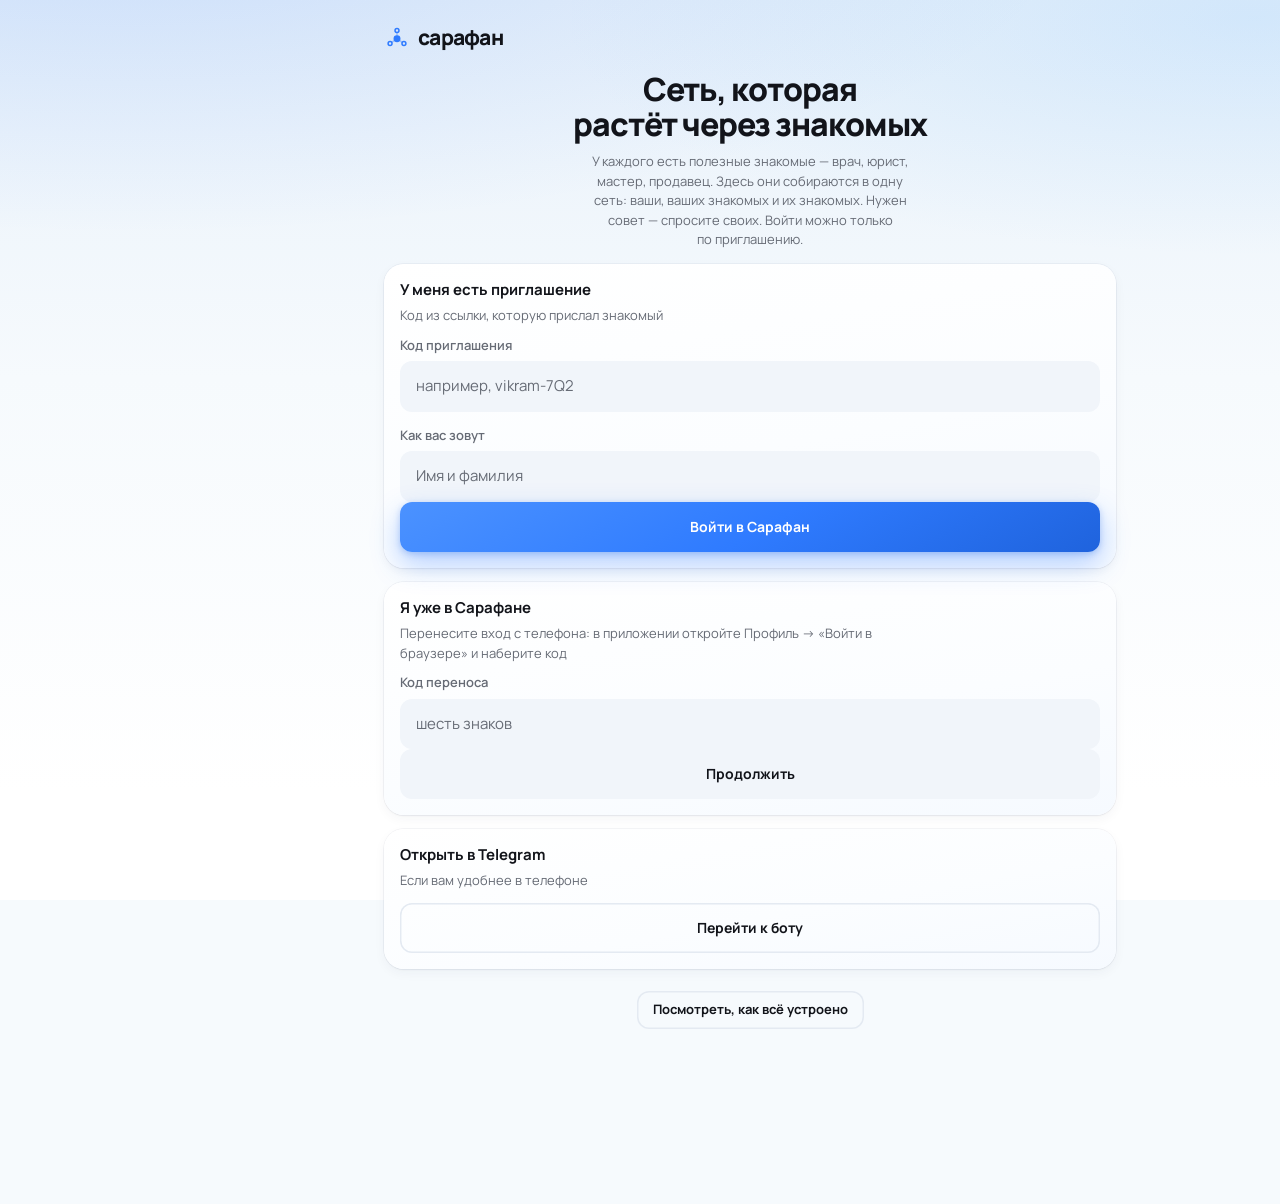
<file: index.html>
﻿<!doctype html>
<html lang="ru">
<head>
  <meta charset="utf-8">
  <meta name="viewport" content="width=device-width, initial-scale=1, viewport-fit=cover">
  <title>Сарафан</title>
  <meta name="color-scheme" content="light">
  <meta name="theme-color" content="#ffffff">
  <link rel="preconnect" href="https://fonts.googleapis.com">
  <link rel="preconnect" href="https://fonts.gstatic.com" crossorigin>
  <link href="https://fonts.googleapis.com/css2?family=Manrope:wght@400;500;600;700;800&display=swap" rel="stylesheet">
  <link rel="icon" href="brand/favicon.ico" sizes="any">
  <link rel="icon" type="image/png" sizes="32x32" href="brand/icon-32.png">
  <link rel="icon" type="image/png" sizes="192x192" href="brand/icon-192.png">
  <link rel="apple-touch-icon" sizes="180x180" href="brand/icon-180.png">
  <link rel="manifest" href="manifest.webmanifest">
  <meta property="og:type" content="website">
  <meta property="og:title" content="Сарафан">
  <meta property="og:description" content="Люди, за которых ручаются знакомые. Закрытая сеть рекомендаций.">
  <meta property="og:image" content="https://mexxuz.github.io/sarafan/brand/og.png">
  <meta name="twitter:card" content="summary_large_image">
  <link rel="stylesheet" href="css/app.css?v=202610170127">
  <script src="https://telegram.org/js/telegram-web-app.js"></script>
</head>
<body>
  <main id="app"></main>
  <nav id="nav" class="nav" hidden></nav>
  <div id="actions" class="actions" hidden></div>
  <div id="sheet" class="sheet" hidden></div>
  <div id="toast" class="toast" role="status" aria-live="polite"></div>
  <script src="js/server.js?v=202610170127"></script>
  <script src="js/api.js?v=202610170127"></script>
  <script src="js/data.js?v=202610170127"></script>
  <script src="js/graph.js?v=202610170127"></script>
  <script src="js/cloud.js?v=202610170127"></script>
  <script src="js/app.js?v=202610170127"></script>
</body>
</html>
</file>
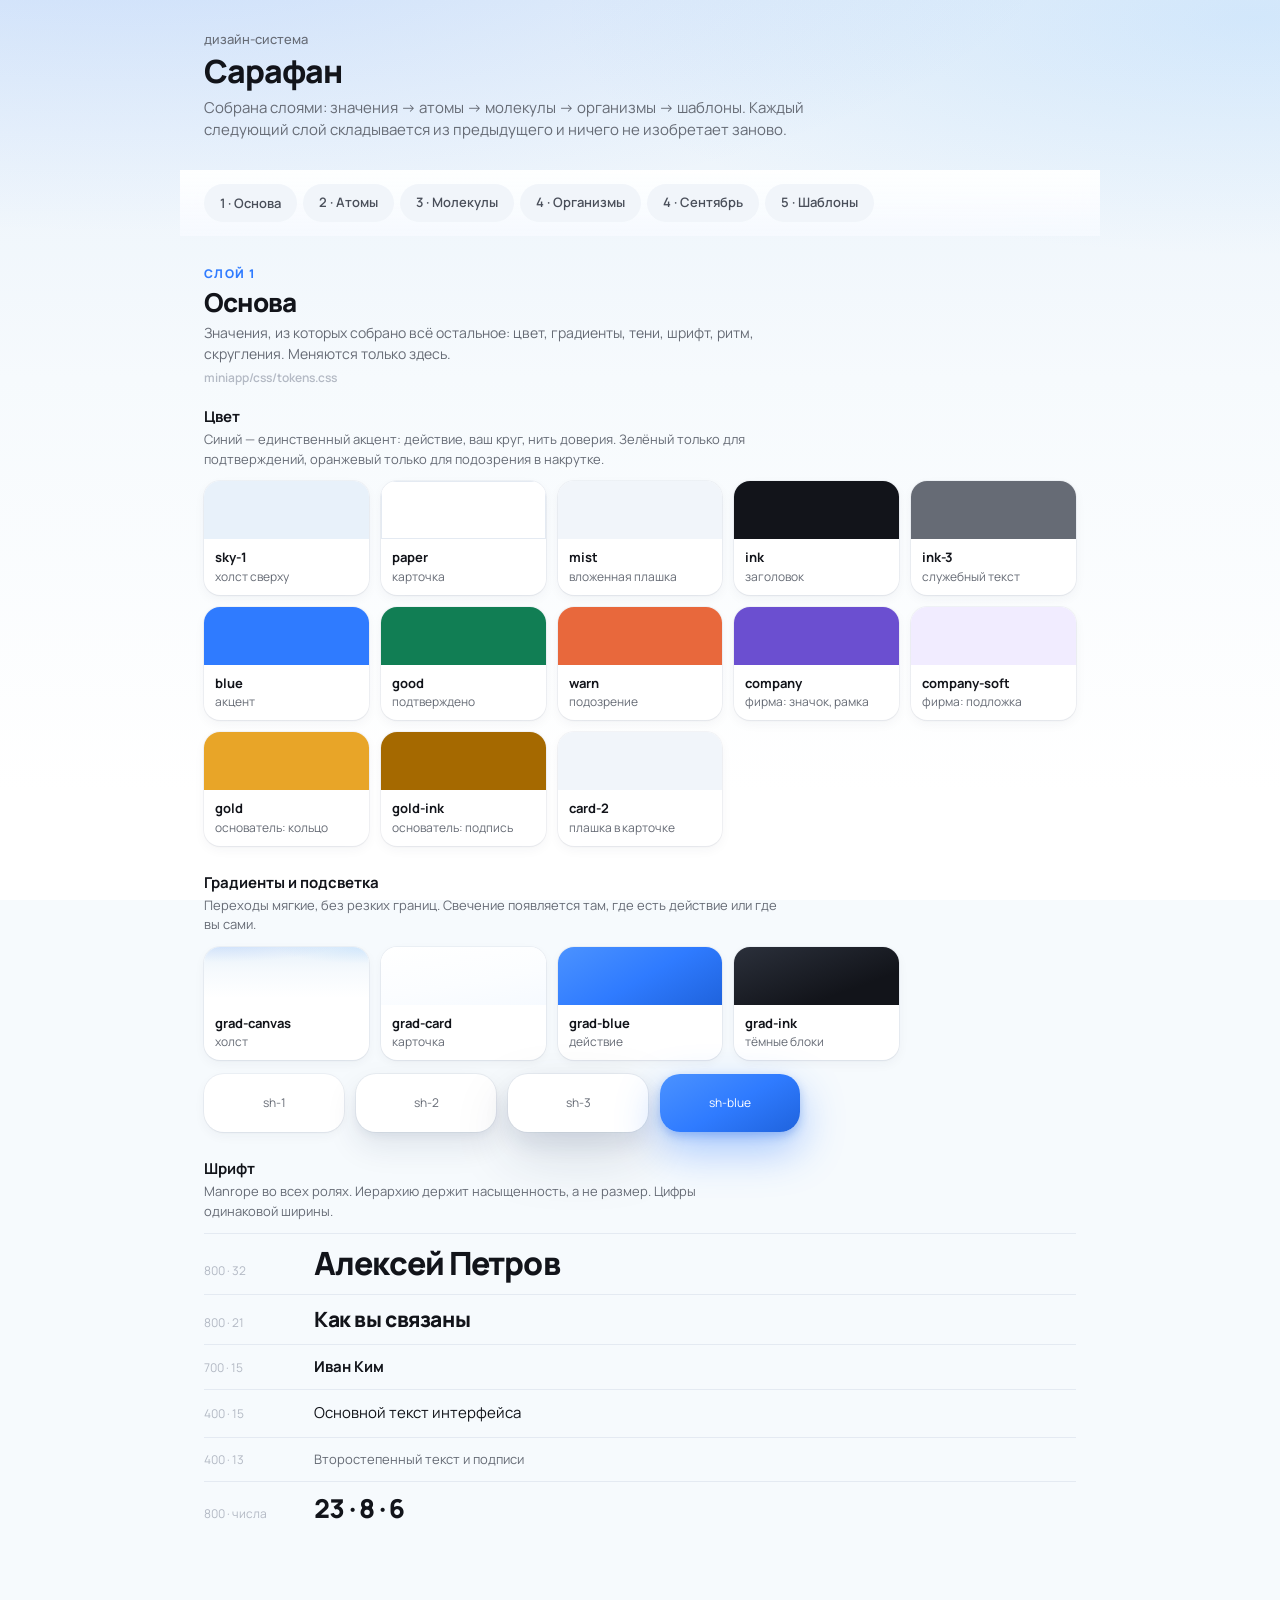
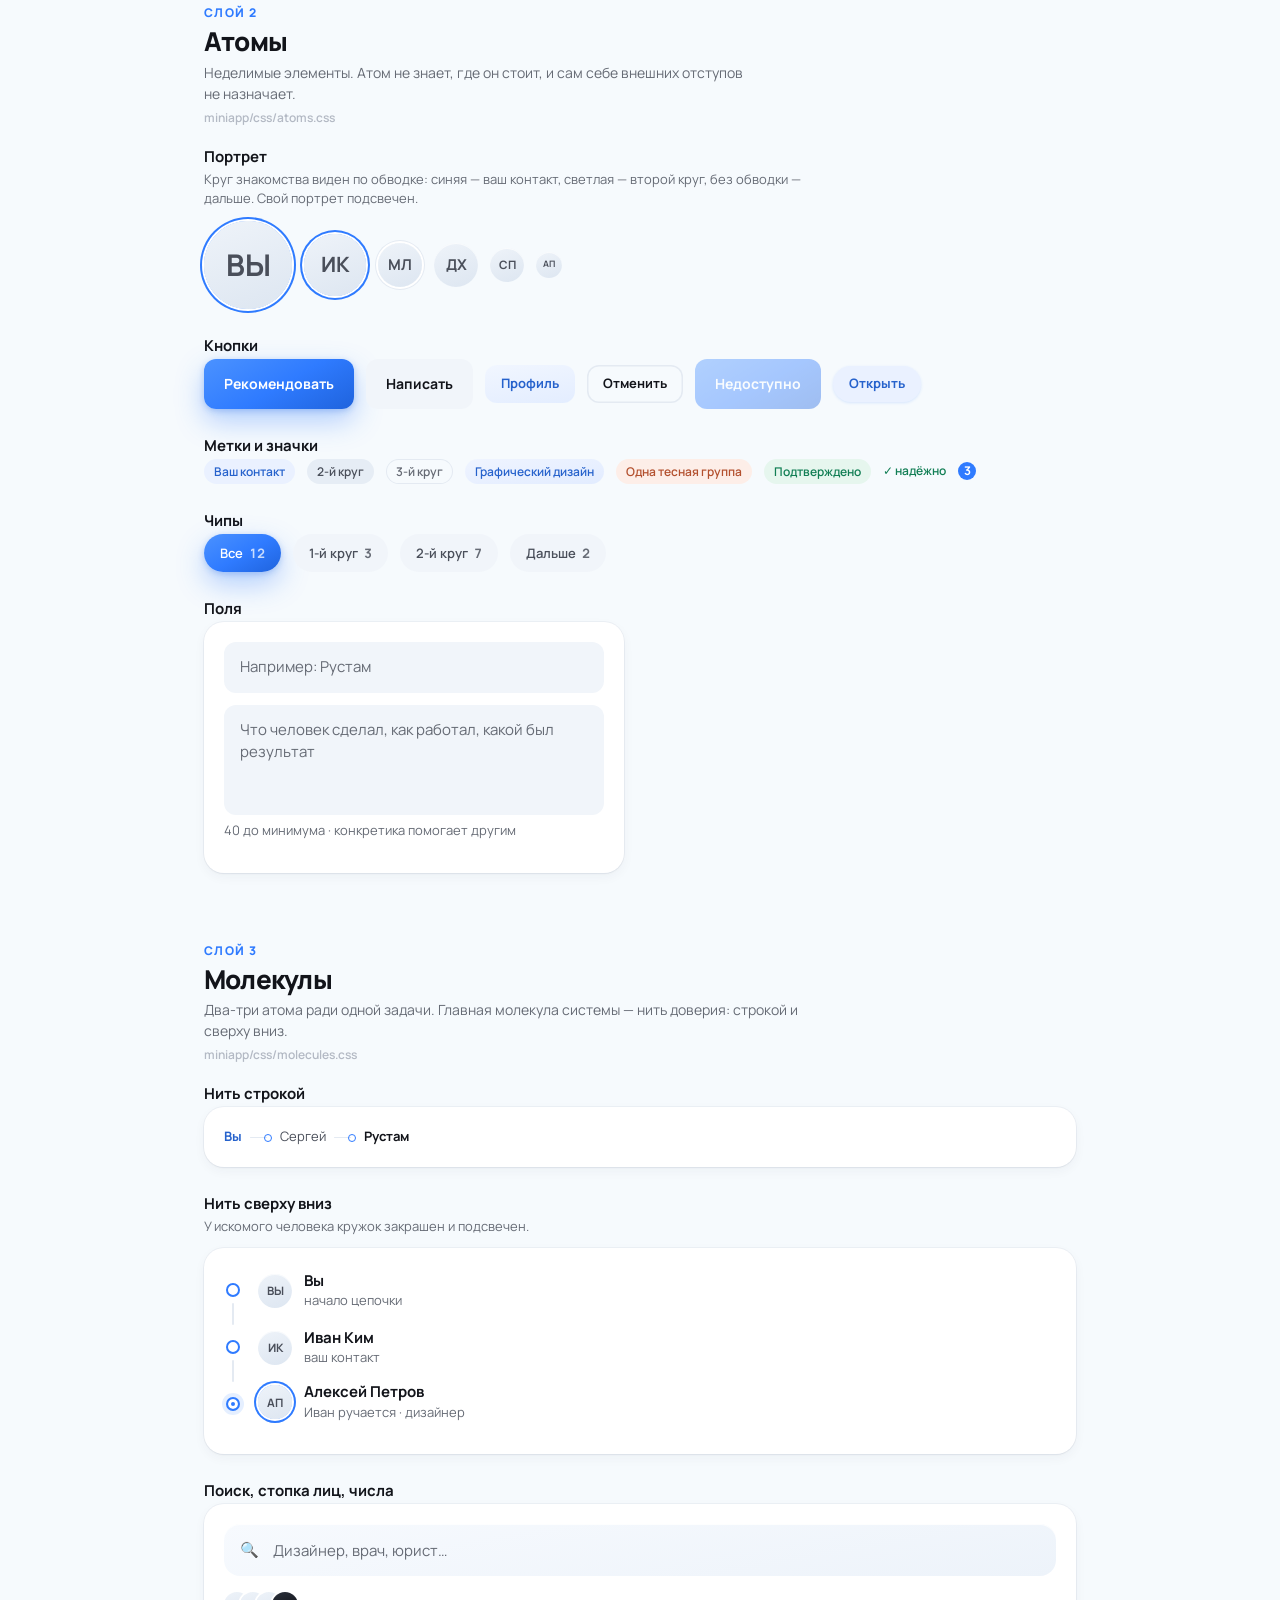
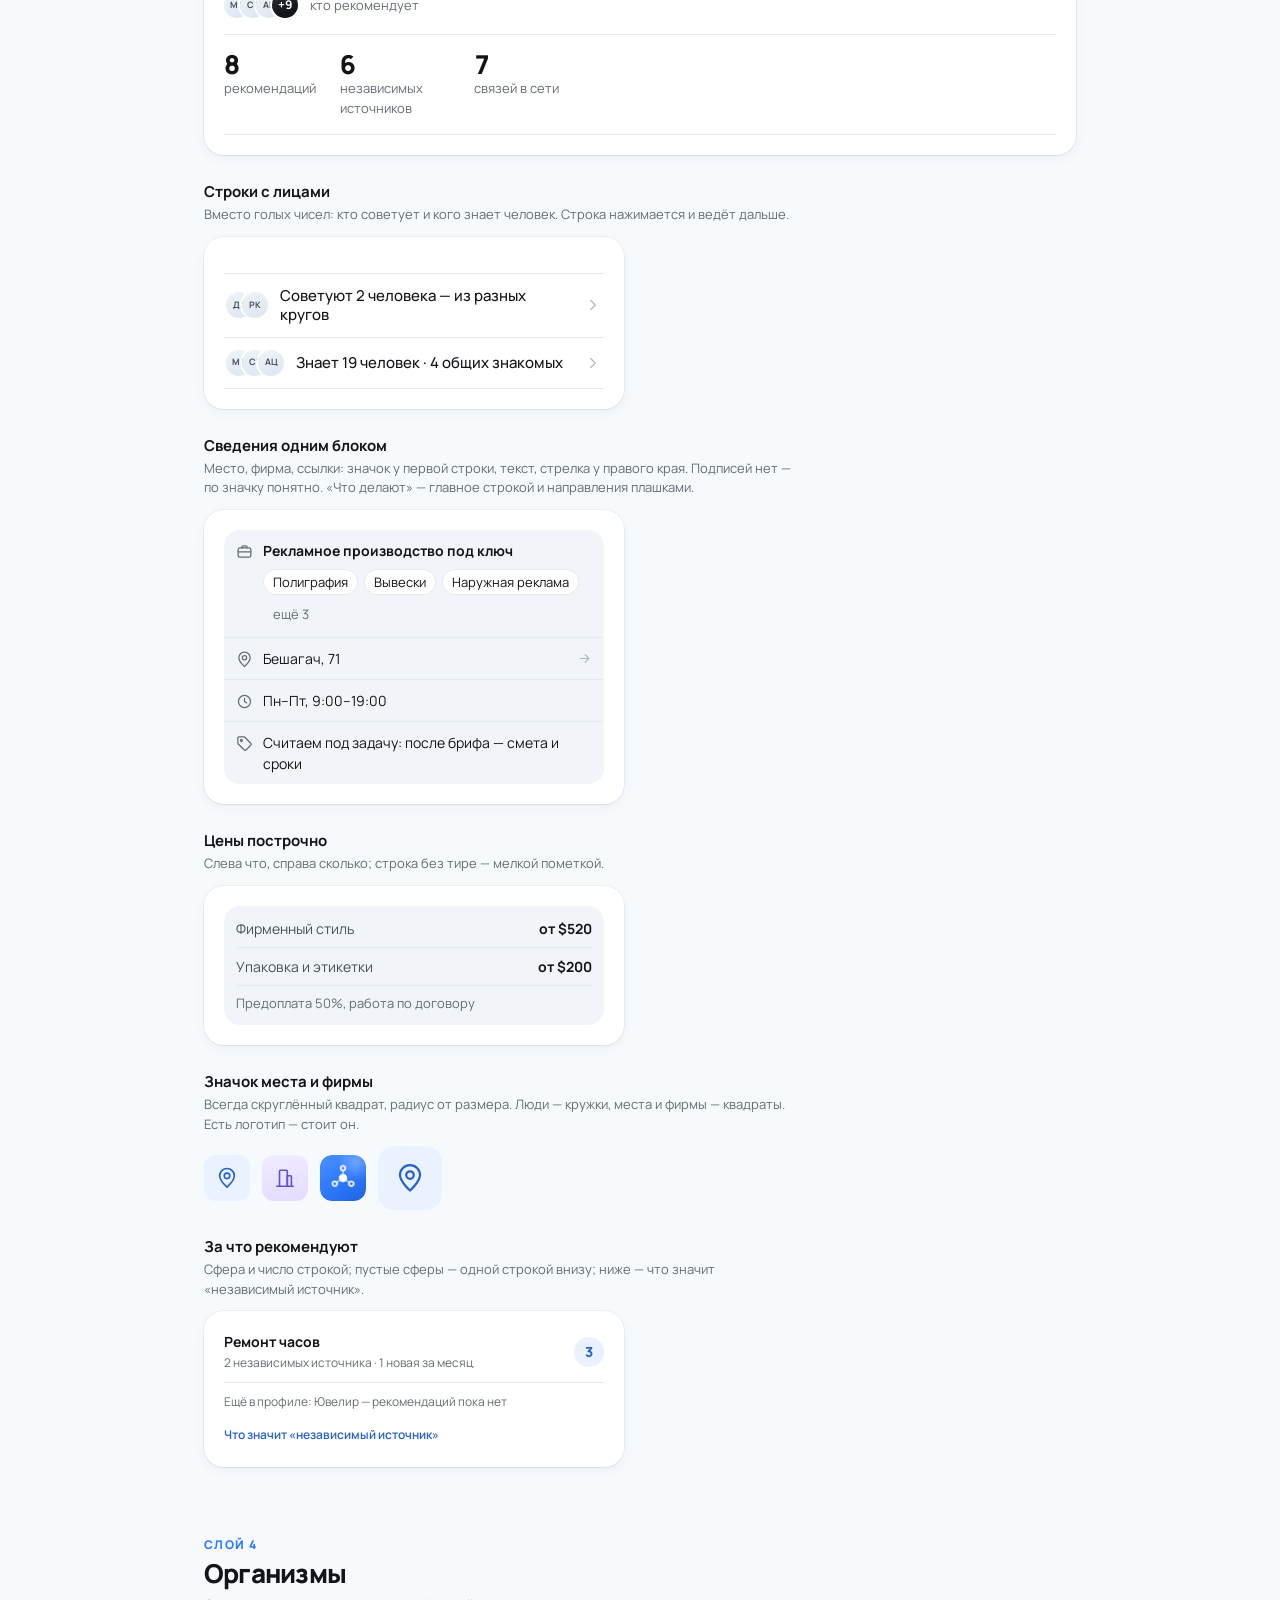
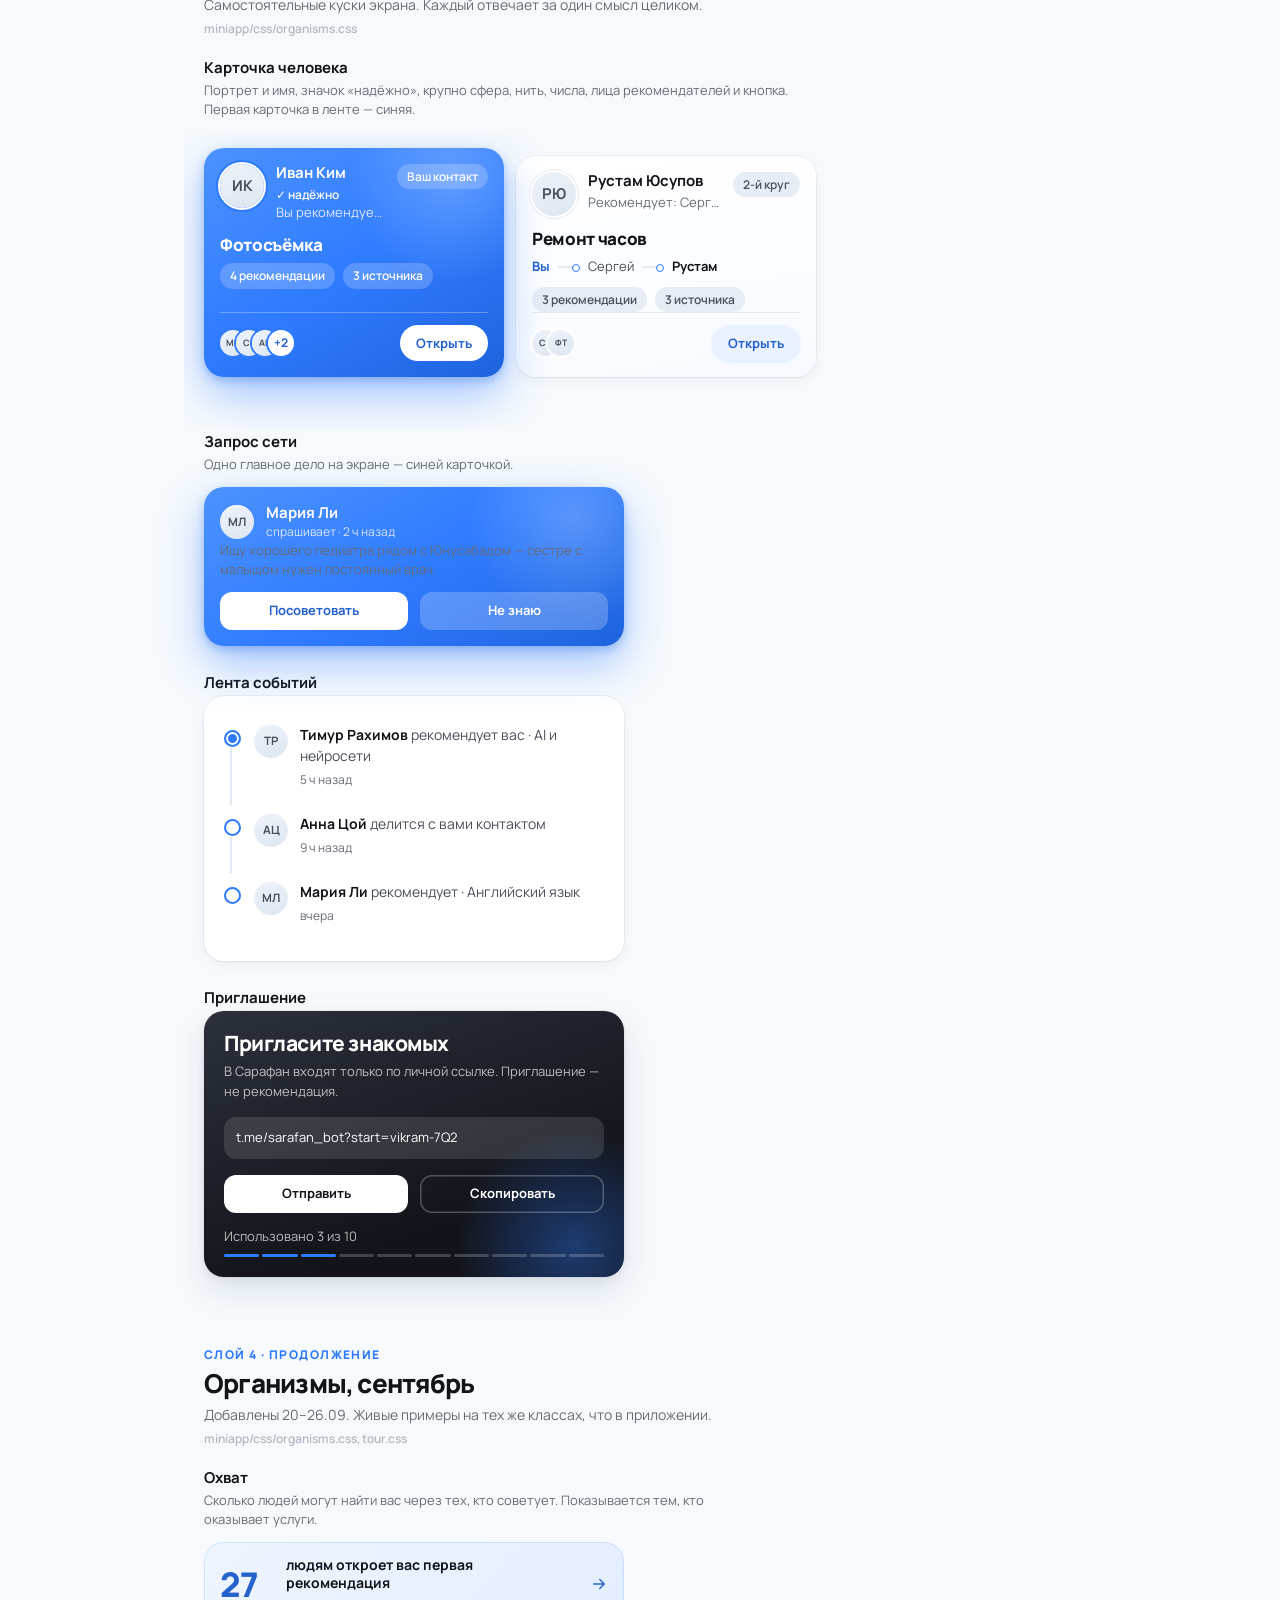
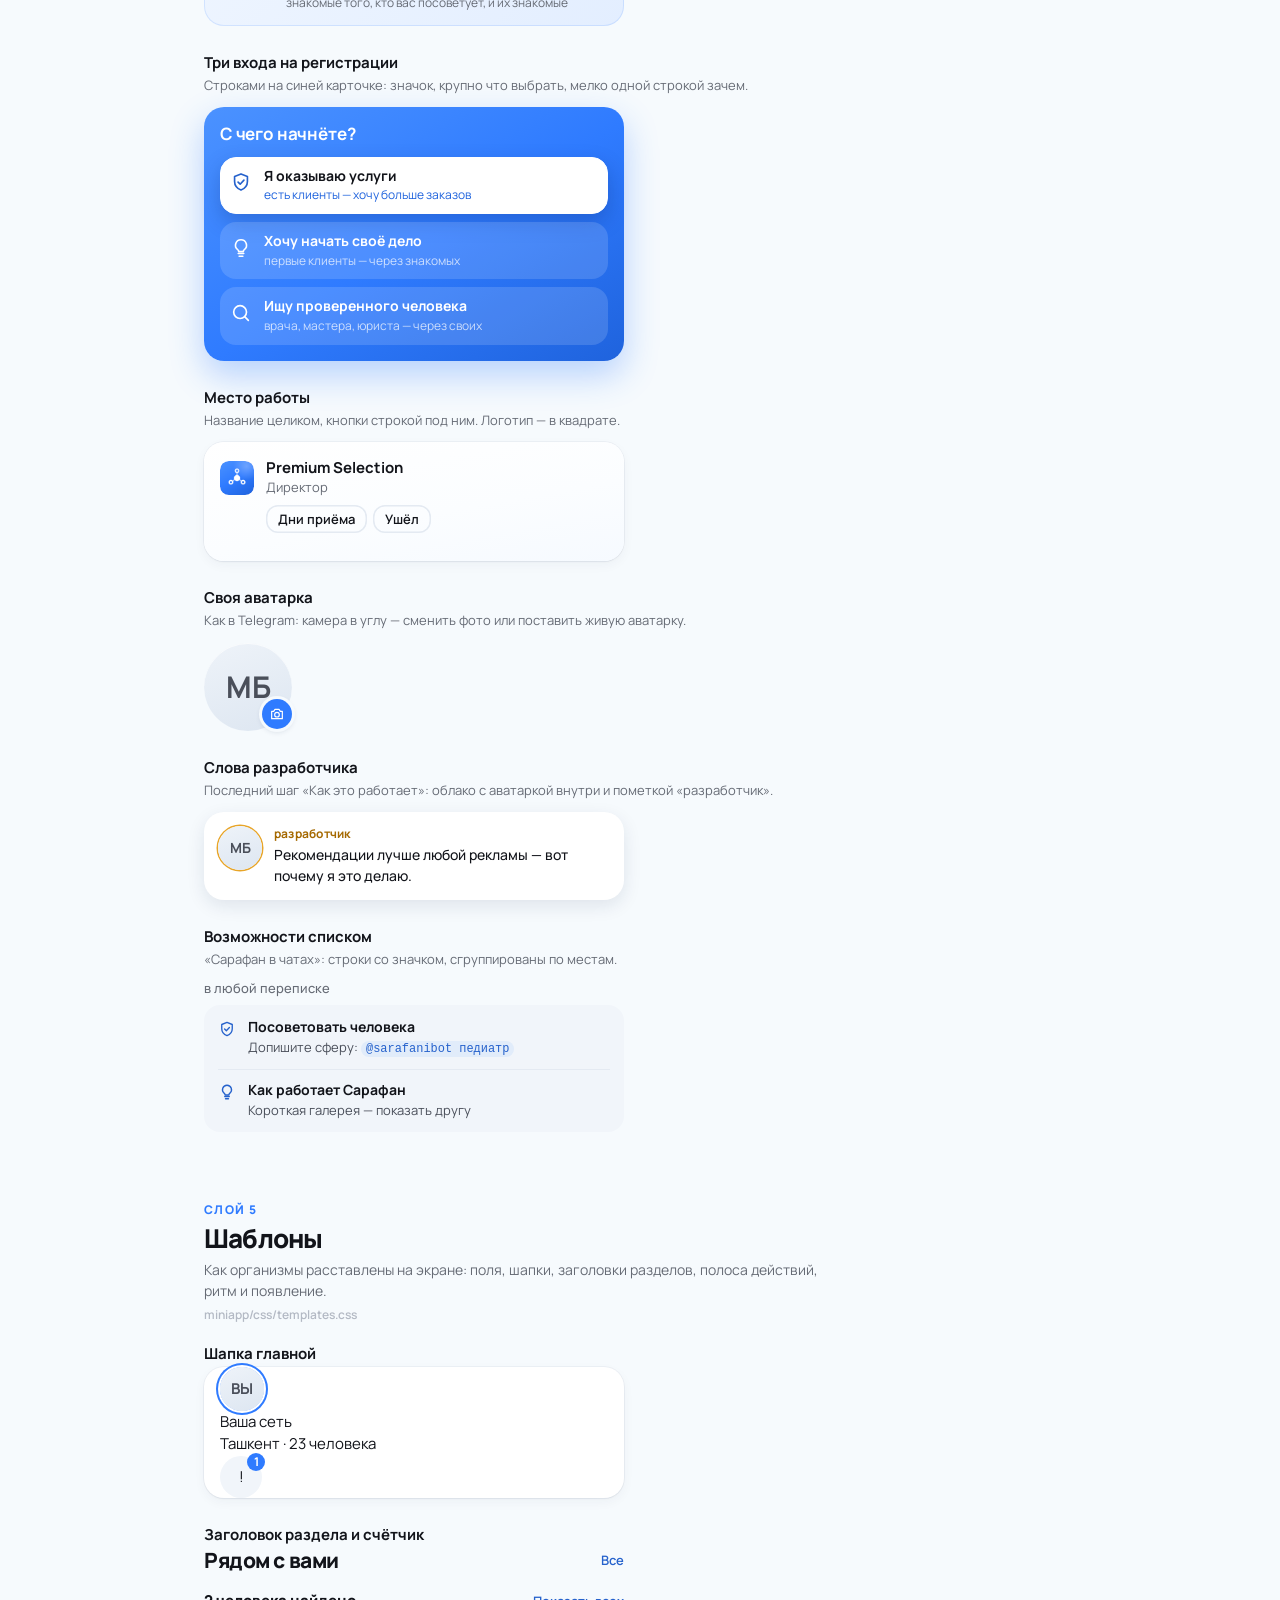
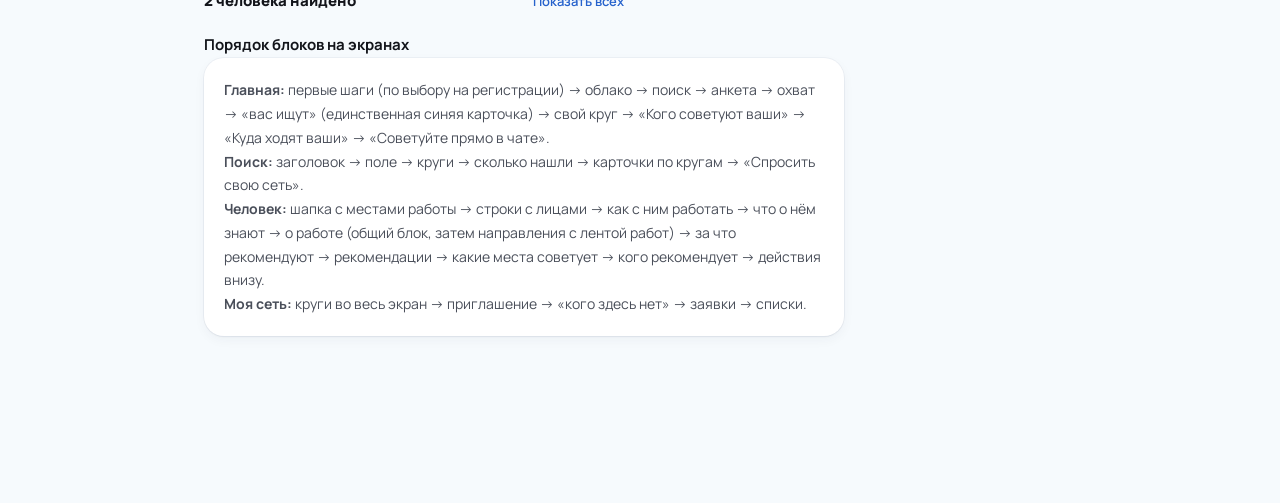
<file: ds/index.html>
<!doctype html>
<html lang="ru">
<head>
<meta charset="utf-8">
<meta name="viewport" content="width=device-width, initial-scale=1">
<title>Сарафан · дизайн-система</title>
<link rel="icon" href="../brand/favicon.ico" sizes="any">
<link rel="icon" type="image/png" sizes="32x32" href="../brand/icon-32.png">
<link rel="apple-touch-icon" sizes="180x180" href="../brand/icon-180.png">
<link rel="preconnect" href="https://fonts.googleapis.com">
<link rel="preconnect" href="https://fonts.gstatic.com" crossorigin>
<link href="https://fonts.googleapis.com/css2?family=Manrope:wght@400;500;600;700;800&display=swap" rel="stylesheet">
<link rel="stylesheet" href="../css/app.css">
<style>
  .wrap { max-width: 920px; margin: 0 auto; padding: 32px 24px 96px; }
  .ds-nav {
    position: sticky; top: 0; z-index: 5; display: flex; gap: 6px; flex-wrap: wrap; margin: 0 -24px 32px; padding: 14px 24px;
    background: linear-gradient(180deg, rgba(255, 255, 255, .95), rgba(246, 250, 255, .88)); backdrop-filter: blur(16px);
  }
  .layer { margin-bottom: 72px; }
  .layer > header { margin-bottom: 24px; }
  .layer .no { font: 800 var(--fs-xxs)/1 var(--t); letter-spacing: .12em; color: var(--blue); text-transform: uppercase; }
  .layer > header h2 { font: 800 var(--fs-2xl)/1.1 var(--t); letter-spacing: -.03em; margin: 8px 0 6px; }
  .layer > header p { color: var(--ink-3); font-size: var(--fs-sm); margin: 0; max-width: 620px; }
  .layer .file { font: 600 var(--fs-xxs)/1 var(--t); color: var(--ink-4); margin-top: 8px; display: block; }
  .item { margin-bottom: 28px; }
  .item h3 { font: 700 var(--fs-md)/1.2 var(--t); margin: 0 0 4px; }
  .item p { color: var(--ink-3); font-size: var(--fs-xs); margin: 0 0 12px; max-width: 600px; }
  .demo { display: flex; flex-wrap: wrap; gap: 12px; align-items: center; }
  .grid { display: grid; gap: 12px; grid-template-columns: repeat(auto-fill, minmax(148px, 1fr)); }
  .sw { border-radius: var(--r-md); overflow: hidden; box-shadow: var(--sh-1); background: var(--paper); }
  .sw .fill { height: 58px; }
  .sw .meta { padding: 9px 11px; font-size: var(--fs-xxs); color: var(--ink-3); }
  .sw .meta b { display: block; color: var(--ink); font-size: var(--fs-xs); }
  .type-row { display: flex; align-items: baseline; gap: 20px; padding: 12px 0; border-top: 1px solid var(--line); }
  .type-row .lbl { font-size: var(--fs-xxs); color: var(--ink-4); width: 90px; flex: none; }
  .box { background: var(--paper); border-radius: var(--r-lg); padding: 20px; box-shadow: var(--sh-1); }
</style>
</head>
<body>
<div class="wrap">

  <div style="margin-bottom:28px">
    <div class="eyebrow">дизайн-система</div>
    <h1 class="h1" style="margin:6px 0 8px">Сарафан</h1>
    <p class="muted" style="max-width:640px;margin:0">Собрана слоями: значения → атомы → молекулы → организмы → шаблоны. Каждый следующий слой складывается из предыдущего и ничего не изобретает заново.</p>
  </div>

  <nav class="ds-nav">
    <a class="chip" href="#l1">1 · Основа</a>
    <a class="chip" href="#l2">2 · Атомы</a>
    <a class="chip" href="#l3">3 · Молекулы</a>
    <a class="chip" href="#l4">4 · Организмы</a>
    <a class="chip" href="#l4b">4 · Сентябрь</a>
    <a class="chip" href="#l5">5 · Шаблоны</a>
  </nav>

  <!-- ——— 1 ——— -->
  <section class="layer" id="l1">
    <header>
      <div class="no">слой 1</div><h2>Основа</h2>
      <p>Значения, из которых собрано всё остальное: цвет, градиенты, тени, шрифт, ритм, скругления. Меняются только здесь.</p>
      <span class="file">miniapp/css/tokens.css</span>
    </header>

    <div class="item">
      <h3>Цвет</h3>
      <p>Синий — единственный акцент: действие, ваш круг, нить доверия. Зелёный только для подтверждений, оранжевый только для подозрения в накрутке.</p>
      <div class="grid">
        <div class="sw"><div class="fill" style="background:var(--sky-1)"></div><div class="meta"><b>sky-1</b>холст сверху</div></div>
        <div class="sw"><div class="fill" style="background:var(--paper);box-shadow:inset 0 0 0 1px var(--line)"></div><div class="meta"><b>paper</b>карточка</div></div>
        <div class="sw"><div class="fill" style="background:var(--mist)"></div><div class="meta"><b>mist</b>вложенная плашка</div></div>
        <div class="sw"><div class="fill" style="background:var(--ink)"></div><div class="meta"><b>ink</b>заголовок</div></div>
        <div class="sw"><div class="fill" style="background:var(--ink-3)"></div><div class="meta"><b>ink-3</b>служебный текст</div></div>
        <div class="sw"><div class="fill" style="background:var(--blue)"></div><div class="meta"><b>blue</b>акцент</div></div>
        <div class="sw"><div class="fill" style="background:var(--good)"></div><div class="meta"><b>good</b>подтверждено</div></div>
        <div class="sw"><div class="fill" style="background:var(--warn)"></div><div class="meta"><b>warn</b>подозрение</div></div>
        <div class="sw"><div class="fill" style="background:var(--company)"></div><div class="meta"><b>company</b>фирма: значок, рамка</div></div>
        <div class="sw"><div class="fill" style="background:var(--company-soft)"></div><div class="meta"><b>company-soft</b>фирма: подложка</div></div>
        <div class="sw"><div class="fill" style="background:var(--gold)"></div><div class="meta"><b>gold</b>основатель: кольцо</div></div>
        <div class="sw"><div class="fill" style="background:var(--gold-ink)"></div><div class="meta"><b>gold-ink</b>основатель: подпись</div></div>
        <div class="sw"><div class="fill" style="background:var(--card-2)"></div><div class="meta"><b>card-2</b>плашка в карточке</div></div>
      </div>
    </div>

    <div class="item">
      <h3>Градиенты и подсветка</h3>
      <p>Переходы мягкие, без резких границ. Свечение появляется там, где есть действие или где вы сами.</p>
      <div class="grid">
        <div class="sw"><div class="fill" style="background:var(--grad-canvas)"></div><div class="meta"><b>grad-canvas</b>холст</div></div>
        <div class="sw"><div class="fill" style="background:var(--grad-card)"></div><div class="meta"><b>grad-card</b>карточка</div></div>
        <div class="sw"><div class="fill" style="background:var(--grad-blue)"></div><div class="meta"><b>grad-blue</b>действие</div></div>
        <div class="sw"><div class="fill" style="background:var(--grad-ink)"></div><div class="meta"><b>grad-ink</b>тёмные блоки</div></div>
      </div>
      <div class="demo" style="margin-top:14px">
        <div class="box" style="box-shadow:var(--sh-1);width:140px;text-align:center;font-size:var(--fs-xxs);color:var(--ink-3)">sh-1</div>
        <div class="box" style="box-shadow:var(--sh-2);width:140px;text-align:center;font-size:var(--fs-xxs);color:var(--ink-3)">sh-2</div>
        <div class="box" style="box-shadow:var(--sh-3);width:140px;text-align:center;font-size:var(--fs-xxs);color:var(--ink-3)">sh-3</div>
        <div class="box" style="background:var(--grad-blue);box-shadow:var(--sh-blue-lg);width:140px;text-align:center;font-size:var(--fs-xxs);color:#fff">sh-blue</div>
      </div>
    </div>

    <div class="item">
      <h3>Шрифт</h3>
      <p>Manrope во всех ролях. Иерархию держит насыщенность, а не размер. Цифры одинаковой ширины.</p>
      <div class="type-row"><span class="lbl">800 · 32</span><span class="h1">Алексей Петров</span></div>
      <div class="type-row"><span class="lbl">800 · 21</span><span class="h2">Как вы связаны</span></div>
      <div class="type-row"><span class="lbl">700 · 15</span><span class="h3">Иван Ким</span></div>
      <div class="type-row"><span class="lbl">400 · 15</span><span>Основной текст интерфейса</span></div>
      <div class="type-row"><span class="lbl">400 · 13</span><span class="small muted">Второстепенный текст и подписи</span></div>
      <div class="type-row"><span class="lbl">800 · числа</span><span class="h1 num" style="font-size:var(--fs-2xl)">23 · 8 · 6</span></div>
    </div>
  </section>

  <!-- ——— 2 ——— -->
  <section class="layer" id="l2">
    <header>
      <div class="no">слой 2</div><h2>Атомы</h2>
      <p>Неделимые элементы. Атом не знает, где он стоит, и сам себе внешних отступов не назначает.</p>
      <span class="file">miniapp/css/atoms.css</span>
    </header>

    <div class="item"><h3>Портрет</h3>
      <p>Круг знакомства виден по обводке: синяя — ваш контакт, светлая — второй круг, без обводки — дальше. Свой портрет подсвечен.</p>
      <div class="demo"><span class="av xl r1">ВЫ</span><span class="av l r1">ИК</span><span class="av r2">МЛ</span><span class="av">ДХ</span><span class="av s">СП</span><span class="av xs">АП</span></div>
    </div>

    <div class="item"><h3>Кнопки</h3>
      <div class="demo"><button class="btn primary">Рекомендовать</button><button class="btn">Написать</button><button class="btn soft sm">Профиль</button><button class="btn ghost sm">Отменить</button><button class="btn primary" disabled>Недоступно</button><span class="go">Открыть</span></div>
    </div>

    <div class="item"><h3>Метки и значки</h3>
      <div class="demo"><span class="tag circle-1">Ваш контакт</span><span class="tag circle-2">2-й круг</span><span class="tag circle-3">3-й круг</span><span class="tag brand">Графический дизайн</span><span class="tag warm">Одна тесная группа</span><span class="tag done">Подтверждено</span><span class="trust">✓ надёжно</span><span class="badge">3</span></div>
    </div>

    <div class="item"><h3>Чипы</h3>
      <div class="demo"><button class="chip on">Все <span class="n">12</span></button><button class="chip">1-й круг <span class="n">3</span></button><button class="chip">2-й круг <span class="n">7</span></button><button class="chip">Дальше <span class="n">2</span></button></div>
    </div>

    <div class="item"><h3>Поля</h3>
      <div class="box" style="max-width:420px">
        <input class="input" placeholder="Например: Рустам">
        <textarea class="textarea" style="margin-top:12px" placeholder="Что человек сделал, как работал, какой был результат"></textarea>
        <p class="hint">40 до минимума · конкретика помогает другим</p>
      </div>
    </div>
  </section>

  <!-- ——— 3 ——— -->
  <section class="layer" id="l3">
    <header>
      <div class="no">слой 3</div><h2>Молекулы</h2>
      <p>Два-три атома ради одной задачи. Главная молекула системы — нить доверия: строкой и сверху вниз.</p>
      <span class="file">miniapp/css/molecules.css</span>
    </header>

    <div class="item"><h3>Нить строкой</h3>
      <div class="box"><div class="stitch"><span class="you">Вы</span><span class="thr"></span>Сергей<span class="thr"></span><b>Рустам</b></div></div>
    </div>

    <div class="item"><h3>Нить сверху вниз</h3>
      <p>У искомого человека кружок закрашен и подсвечен.</p>
      <div class="box">
        <div class="rail">
          <a class="step"><span class="mark"><span class="dot"></span><span class="line"></span></span><span class="body"><span class="av s">ВЫ</span><span class="grow"><span class="who">Вы</span><span class="role">начало цепочки</span></span></span></a>
          <a class="step"><span class="mark"><span class="dot"></span><span class="line"></span></span><span class="body"><span class="av s">ИК</span><span class="grow"><span class="who">Иван Ким</span><span class="role">ваш контакт</span></span></span></a>
          <a class="step now"><span class="mark"><span class="dot"></span><span class="line"></span></span><span class="body"><span class="av s r1">АП</span><span class="grow"><span class="who">Алексей Петров</span><span class="role">Иван ручается · дизайнер</span></span></span></a>
        </div>
      </div>
    </div>

    <div class="item"><h3>Поиск, стопка лиц, числа</h3>
      <div class="box">
        <label class="search"><span style="color:var(--ink-4)">🔍</span><input placeholder="Дизайнер, врач, юрист…"></label>
        <div class="demo" style="margin-top:16px">
          <span class="av-stack"><span class="av xs">МЛ</span><span class="av xs">СП</span><span class="av xs">АЦ</span><span class="more-n">+9</span></span>
          <span class="muted small">кто рекомендует</span>
        </div>
        <div class="stat-grid" style="margin-top:16px">
          <div class="stat"><b>8</b><span>рекомендаций</span></div>
          <div class="stat"><b>6</b><span>независимых источников</span></div>
          <div class="stat"><b>7</b><span>связей в сети</span></div>
        </div>
      </div>
    </div>

    <div class="item"><h3>Строки с лицами</h3><p>Вместо голых чисел: кто советует и кого знает человек. Строка нажимается и ведёт дальше.</p>
      <div class="box" style="max-width:420px"><div class="p-facts">
        <button class="p-fact"><span class="av-stack"><span class="av xs">ДА</span><span class="av xs">РК</span></span><span class="grow">Советуют 2 человека — из разных кругов</span><svg viewBox="0 0 24 24" fill="none" stroke="currentColor" stroke-width="1.8" stroke-linecap="round" stroke-linejoin="round" aria-hidden="true"><path d="m9 6 6 6-6 6"/></svg></button>
        <button class="p-fact"><span class="av-stack"><span class="av xs">МЛ</span><span class="av xs">СП</span><span class="av xs">АЦ</span></span><span class="grow">Знает 19 человек · 4 общих знакомых</span><svg viewBox="0 0 24 24" fill="none" stroke="currentColor" stroke-width="1.8" stroke-linecap="round" stroke-linejoin="round" aria-hidden="true"><path d="m9 6 6 6-6 6"/></svg></button>
      </div></div></div>

    <div class="item"><h3>Сведения одним блоком</h3><p>Место, фирма, ссылки: значок у первой строки, текст, стрелка у правого края. Подписей нет — по значку понятно. «Что делают» — главное строкой и направления плашками.</p>
      <div class="box" style="max-width:420px"><div class="peek-info" style="margin-top:0">
        <div class="peek-row"><svg viewBox="0 0 24 24" fill="none" stroke="currentColor" stroke-width="1.8" stroke-linecap="round" stroke-linejoin="round" aria-hidden="true"><rect x="3" y="7" width="18" height="13" rx="2.5"/><path d="M8.5 7V5.5A1.5 1.5 0 0 1 10 4h4a1.5 1.5 0 0 1 1.5 1.5V7M3 12.5h18"/></svg><span class="grow"><b class="svc-head">Рекламное производство под ключ</b><span class="svc-chips"><span>Полиграфия</span><span>Вывески</span><span>Наружная реклама</span><span class="more">ещё 3</span></span></span></div>
        <a class="peek-row"><svg viewBox="0 0 24 24" fill="none" stroke="currentColor" stroke-width="1.8" stroke-linecap="round" stroke-linejoin="round" aria-hidden="true"><path d="M12 22c0 0 8-7.2 8-12.4A8 8 0 1 0 4 9.6C4 14.8 12 22 12 22z"/><circle cx="12" cy="9.6" r="3"/></svg><span class="grow">Бешагач, 71</span><svg viewBox="0 0 24 24" fill="none" stroke="currentColor" stroke-width="1.8" stroke-linecap="round" stroke-linejoin="round" aria-hidden="true"><path d="M5 12h14M13 6l6 6-6 6"/></svg></a>
        <div class="peek-row"><svg viewBox="0 0 24 24" fill="none" stroke="currentColor" stroke-width="1.8" stroke-linecap="round" stroke-linejoin="round" aria-hidden="true"><circle cx="12" cy="12" r="8.5"/><path d="M12 7.5V12l3 2"/></svg><span class="grow">Пн–Пт, 9:00–19:00</span></div>
        <div class="peek-row"><svg viewBox="0 0 24 24" fill="none" stroke="currentColor" stroke-width="1.8" stroke-linecap="round" stroke-linejoin="round" aria-hidden="true"><path d="M12.6 3.1a1.8 1.8 0 0 0-1.3-.5H4.4a1.8 1.8 0 0 0-1.8 1.8v6.9c0 .5.2 .9.5 1.3l8.3 8.3a2.2 2.2 0 0 0 3.1 0l6.2-6.2a2.2 2.2 0 0 0 0-3.1z"/><circle cx="7.6" cy="7.6" r="1.3"/></svg><span class="grow"><span class="clamp3">Считаем под задачу: после брифа — смета и сроки</span></span></div>
      </div></div></div>

    <div class="item"><h3>Цены построчно</h3><p>Слева что, справа сколько; строка без тире — мелкой пометкой.</p>
      <div class="box" style="max-width:420px"><div class="price-list" style="margin:0">
        <div><span>Фирменный стиль</span><b>от $520</b></div><div><span>Упаковка и этикетки</span><b>от $200</b></div>
        <div class="wide"><span>Предоплата 50%, работа по договору</span></div></div></div></div>

    <div class="item"><h3>Значок места и фирмы</h3><p>Всегда скруглённый квадрат, радиус от размера. Люди — кружки, места и фирмы — квадраты. Есть логотип — стоит он.</p>
      <div class="demo"><span class="node-ic place"><svg viewBox="0 0 24 24" fill="none" stroke="currentColor" stroke-width="1.8" stroke-linecap="round" stroke-linejoin="round" aria-hidden="true"><path d="M12 22c0 0 8-7.2 8-12.4A8 8 0 1 0 4 9.6C4 14.8 12 22 12 22z"/><circle cx="12" cy="9.6" r="3"/></svg></span><span class="node-ic company"><svg viewBox="0 0 24 24" fill="none" stroke="currentColor" stroke-width="1.8" stroke-linecap="round" stroke-linejoin="round" aria-hidden="true"><path d="M3 21h18"/><path d="M6 21V4.5a1 1 0 0 1 1-1h6.5a1 1 0 0 1 1 1V21"/><path d="M14.5 21V9.5H18a1 1 0 0 1 1 1V21"/></svg></span><span class="node-ic company"><img class="nglyph" src="../brand/icon-192.png" alt=""></span><span class="node-ic big place"><svg viewBox="0 0 24 24" fill="none" stroke="currentColor" stroke-width="1.8" stroke-linecap="round" stroke-linejoin="round" aria-hidden="true"><path d="M12 22c0 0 8-7.2 8-12.4A8 8 0 1 0 4 9.6C4 14.8 12 22 12 22z"/><circle cx="12" cy="9.6" r="3"/></svg></span></div></div>

    <div class="item"><h3>За что рекомендуют</h3><p>Сфера и число строкой; пустые сферы — одной строкой внизу; ниже — что значит «независимый источник».</p>
      <div class="box" style="max-width:420px">
        <div class="rep-line"><div class="grow"><b>Ремонт часов</b><span>2 независимых источника · 1 новая за месяц</span></div><span class="rep-n">3</span></div>
        <div class="rep-rest">Ещё в профиле: Ювелир — рекомендаций пока нет</div>
        <button class="rep-why">Что значит «независимый источник»</button>
      </div>
    </div>
  </section>

  <!-- ——— 4 ——— -->
  <section class="layer" id="l4">
    <header>
      <div class="no">слой 4</div><h2>Организмы</h2>
      <p>Самостоятельные куски экрана. Каждый отвечает за один смысл целиком.</p>
      <span class="file">miniapp/css/organisms.css</span>
    </header>

    <div class="item"><h3>Карточка человека</h3>
      <p>Портрет и имя, значок «надёжно», крупно сфера, нить, числа, лица рекомендателей и кнопка. Первая карточка в ленте — синяя.</p>
      <div class="rail-x">
        <a class="card tap pcard accent">
          <div class="head"><span class="av r1">ИК</span><div class="grow"><div class="name">Иван Ким <span class="trust">✓ надёжно</span></div><div class="sub ellip">Вы рекомендуете, и ещё Сергей</div></div><span class="tag circle-1">Ваш контакт</span></div>
          <div class="role">Фотосъёмка</div>
          <div class="meta"><span class="tag">4 рекомендации</span><span class="tag">3 источника</span></div>
          <div class="foot"><span class="av-stack"><span class="av xs">МЛ</span><span class="av xs">СП</span><span class="av xs">АЦ</span><span class="more-n">+2</span></span><span class="grow"></span><span class="go">Открыть</span></div>
        </a>
        <a class="card tap pcard">
          <div class="head"><span class="av r2">РЮ</span><div class="grow"><div class="name">Рустам Юсупов</div><div class="sub ellip">Рекомендует: Сергей</div></div><span class="tag circle-2">2-й круг</span></div>
          <div class="role">Ремонт часов</div>
          <div class="stitch" style="margin-bottom:10px"><span class="you">Вы</span><span class="thr"></span>Сергей<span class="thr"></span><b>Рустам</b></div>
          <div class="meta"><span class="tag">3 рекомендации</span><span class="tag">3 источника</span></div>
          <div class="foot"><span class="av-stack"><span class="av xs">СП</span><span class="av xs">ФТ</span></span><span class="grow"></span><span class="go">Открыть</span></div>
        </a>
      </div>
    </div>

    <div class="item"><h3>Запрос сети</h3>
      <p>Одно главное дело на экране — синей карточкой.</p>
      <div class="card accent" style="max-width:420px">
        <div class="row"><span class="av s">МЛ</span><div class="grow"><div class="h3">Мария Ли</div><div class="tiny muted">спрашивает · 2 ч назад</div></div></div>
        <p class="q">Ищу хорошего педиатра рядом с Юнусабадом — сестре с малышом нужен постоянный врач.</p>
        <div class="btn-row"><button class="btn primary sm">Посоветовать</button><button class="btn sm">Не знаю</button></div>
      </div>
    </div>

    <div class="item"><h3>Лента событий</h3>
      <div class="box" style="max-width:420px">
        <div class="feed-item"><span class="av s">ТР</span><div class="grow"><div class="txt"><b>Тимур Рахимов</b> рекомендует вас · AI и нейросети</div><div class="when">5 ч назад</div></div></div>
        <div class="feed-item"><span class="av s">АЦ</span><div class="grow"><div class="txt"><b>Анна Цой</b> делится с вами контактом</div><div class="when">9 ч назад</div></div></div>
        <div class="feed-item"><span class="av s">МЛ</span><div class="grow"><div class="txt"><b>Мария Ли</b> рекомендует · Английский язык</div><div class="when">вчера</div></div></div>
      </div>
    </div>

    <div class="item"><h3>Приглашение</h3>
      <div class="invite-card" style="max-width:420px">
        <div class="h2">Пригласите знакомых</div>
        <div class="small" style="margin-top:6px">В Сарафан входят только по личной ссылке. Приглашение — не рекомендация.</div>
        <div class="link-box"><span>t.me/sarafan_bot?start=vikram-7Q2</span></div>
        <div class="btn-row"><button class="btn sm">Отправить</button><button class="btn ghost sm">Скопировать</button></div>
        <div class="small" style="margin-top:14px">Использовано 3 из 10</div>
        <div class="dots"><i class="on"></i><i class="on"></i><i class="on"></i><i></i><i></i><i></i><i></i><i></i><i></i><i></i></div>
      </div>
    </div>
  </section>

  <!-- ——— 5 ——— -->
  <section class="layer" id="l4b">
    <header><div class="no">слой 4 · продолжение</div><h2>Организмы, сентябрь</h2>
      <p>Добавлены 20–26.09. Живые примеры на тех же классах, что в приложении.</p><span class="file">miniapp/css/organisms.css, tour.css</span></header>

    <div class="item"><h3>Охват</h3><p>Сколько людей могут найти вас через тех, кто советует. Показывается тем, кто оказывает услуги.</p>
      <div style="max-width:420px"><button class="reach-card" style="margin:0"><span class="reach-n">27</span><span class="grow"><b>людям откроет вас первая рекомендация</b><i>знакомые того, кто вас посоветует, и их знакомые</i></span><svg viewBox="0 0 24 24" fill="none" stroke="currentColor" stroke-width="1.8" stroke-linecap="round" stroke-linejoin="round" aria-hidden="true"><path d="M5 12h14M13 6l6 6-6 6"/></svg></button></div></div>

    <div class="item"><h3>Три входа на регистрации</h3><p>Строками на синей карточке: значок, крупно что выбрать, мелко одной строкой зачем.</p>
      <div class="onb-card card" style="max-width:420px;background:var(--grad-blue);color:#fff"><div class="pro-q" style="font-weight:700">С чего начнёте?</div><div class="pro-opts">
        <button class="pro-opt on"><svg viewBox="0 0 24 24" fill="none" stroke="currentColor" stroke-width="1.8" stroke-linecap="round" stroke-linejoin="round" aria-hidden="true"><path d="M12 3.2 19 6v5.5c0 4.2-2.8 7.6-7 9.3-4.2-1.7-7-5.1-7-9.3V6z"/><path d="m8.8 12.1 2.3 2.3 4.1-4.4"/></svg><span><b>Я оказываю услуги</b><i>есть клиенты — хочу больше заказов</i></span></button>
        <button class="pro-opt"><svg viewBox="0 0 24 24" fill="none" stroke="currentColor" stroke-width="1.8" stroke-linecap="round" stroke-linejoin="round" aria-hidden="true"><path d="M9 18h6M10 21h4"/><path d="M12 3a6 6 0 0 0-3.6 10.8c.7.5 1.1 1.3 1.1 2.2h5c0-.9.4-1.7 1.1-2.2A6 6 0 0 0 12 3z"/></svg><span><b>Хочу начать своё дело</b><i>первые клиенты — через знакомых</i></span></button>
        <button class="pro-opt"><svg viewBox="0 0 24 24" fill="none" stroke="currentColor" stroke-width="1.8" stroke-linecap="round" stroke-linejoin="round" aria-hidden="true"><circle cx="11" cy="11" r="7"/><path d="m20 20-4-4"/></svg><span><b>Ищу проверенного человека</b><i>врача, мастера, юриста — через своих</i></span></button></div></div></div>

    <div class="item"><h3>Место работы</h3><p>Название целиком, кнопки строкой под ним. Логотип — в квадрате.</p>
      <div class="card" style="max-width:420px"><div class="person job-row"><a class="grow row"><span class="node-ic company" style="width:34px;height:34px"><img class="nglyph" src="../brand/icon-192.png" alt=""></span><div class="grow"><div class="name">Premium Selection</div><div class="sub">Директор</div></div></a>
        <div class="job-acts"><button class="btn ghost xs">Дни приёма</button><button class="btn ghost xs">Ушёл</button></div></div></div></div>

    <div class="item"><h3>Своя аватарка</h3><p>Как в Telegram: камера в углу — сменить фото или поставить живую аватарку.</p>
      <div class="demo"><button class="av-edit"><span class="av xl">МБ</span><span class="av-cam"><svg viewBox="0 0 24 24" fill="none" stroke="currentColor" stroke-width="1.8" stroke-linecap="round" stroke-linejoin="round" aria-hidden="true"><path d="M4 8h3l2-3h6l2 3h3v11H4z"/><circle cx="12" cy="13" r="3.5"/></svg></span></button></div></div>

    <div class="item"><h3>Слова разработчика</h3><p>Последний шаг «Как это работает»: облако с аватаркой внутри и пометкой «разработчик».</p>
      <div style="max-width:420px"><button class="tour-by" style="animation:none"><span class="av xl">МБ</span><span class="grow"><i>разработчик</i><q>Рекомендации лучше любой рекламы — вот почему я это делаю.</q></span></button></div></div>

    <div class="item"><h3>Возможности списком</h3><p>«Сарафан в чатах»: строки со значком, сгруппированы по местам.</p>
      <div style="max-width:420px"><div class="eyebrow">в любой переписке</div><div class="help-list">
        <div class="help-row"><svg viewBox="0 0 24 24" fill="none" stroke="currentColor" stroke-width="1.8" stroke-linecap="round" stroke-linejoin="round" aria-hidden="true"><path d="M12 3.2 19 6v5.5c0 4.2-2.8 7.6-7 9.3-4.2-1.7-7-5.1-7-9.3V6z"/><path d="m8.8 12.1 2.3 2.3 4.1-4.4"/></svg><div><b>Посоветовать человека</b><span>Допишите сферу: <code>@sarafanibot педиатр</code></span></div></div>
        <div class="help-row"><svg viewBox="0 0 24 24" fill="none" stroke="currentColor" stroke-width="1.8" stroke-linecap="round" stroke-linejoin="round" aria-hidden="true"><path d="M9 18h6M10 21h4"/><path d="M12 3a6 6 0 0 0-3.6 10.8c.7.5 1.1 1.3 1.1 2.2h5c0-.9.4-1.7 1.1-2.2A6 6 0 0 0 12 3z"/></svg><div><b>Как работает Сарафан</b><span>Короткая галерея — показать другу</span></div></div></div></div></div>
  </section>

  <section class="layer" id="l5">
    <header>
      <div class="no">слой 5</div><h2>Шаблоны</h2>
      <p>Как организмы расставлены на экране: поля, шапки, заголовки разделов, полоса действий, ритм и появление.</p>
      <span class="file">miniapp/css/templates.css</span>
    </header>

    <div class="item"><h3>Шапка главной</h3>
      <div class="box" style="max-width:420px;padding:0 16px">
        <div class="place"><span class="av r1">ВЫ</span><div class="grow"><div class="lbl">Ваша сеть</div><div class="val">Ташкент · 23 человека</div></div><span class="icon-btn bell">!<i class="badge">1</i></span></div>
      </div>
    </div>

    <div class="item"><h3>Заголовок раздела и счётчик</h3>
      <div style="max-width:420px">
        <div class="sec-title" style="margin-top:0"><h2 class="h2">Рядом с вами</h2><a class="link">Все</a></div>
        <div class="count-line"><b>2 человека найдено</b><span class="link">Показать всех</span></div>
      </div>
    </div>

    <div class="item"><h3>Порядок блоков на экранах</h3>
      <div class="box" style="max-width:640px;font-size:var(--fs-sm);color:var(--ink-2);line-height:1.7">
        <b>Главная:</b> первые шаги (по выбору на регистрации) → облако → поиск → анкета → охват → «вас ищут» (единственная синяя карточка) → свой круг → «Кого советуют ваши» → «Куда ходят ваши» → «Советуйте прямо в чате».<br>
        <b>Поиск:</b> заголовок → поле → круги → сколько нашли → карточки по кругам → «Спросить свою сеть».<br>
        <b>Человек:</b> шапка с местами работы → строки с лицами → как с ним работать → что о нём знают → о работе (общий блок, затем направления с лентой работ) → за что рекомендуют → рекомендации → какие места советует → кого рекомендует → действия внизу.<br>
        <b>Моя сеть:</b> круги во весь экран → приглашение → «кого здесь нет» → заявки → списки.
      </div>
    </div>
  </section>

</div>
</body>
</html>
</file>
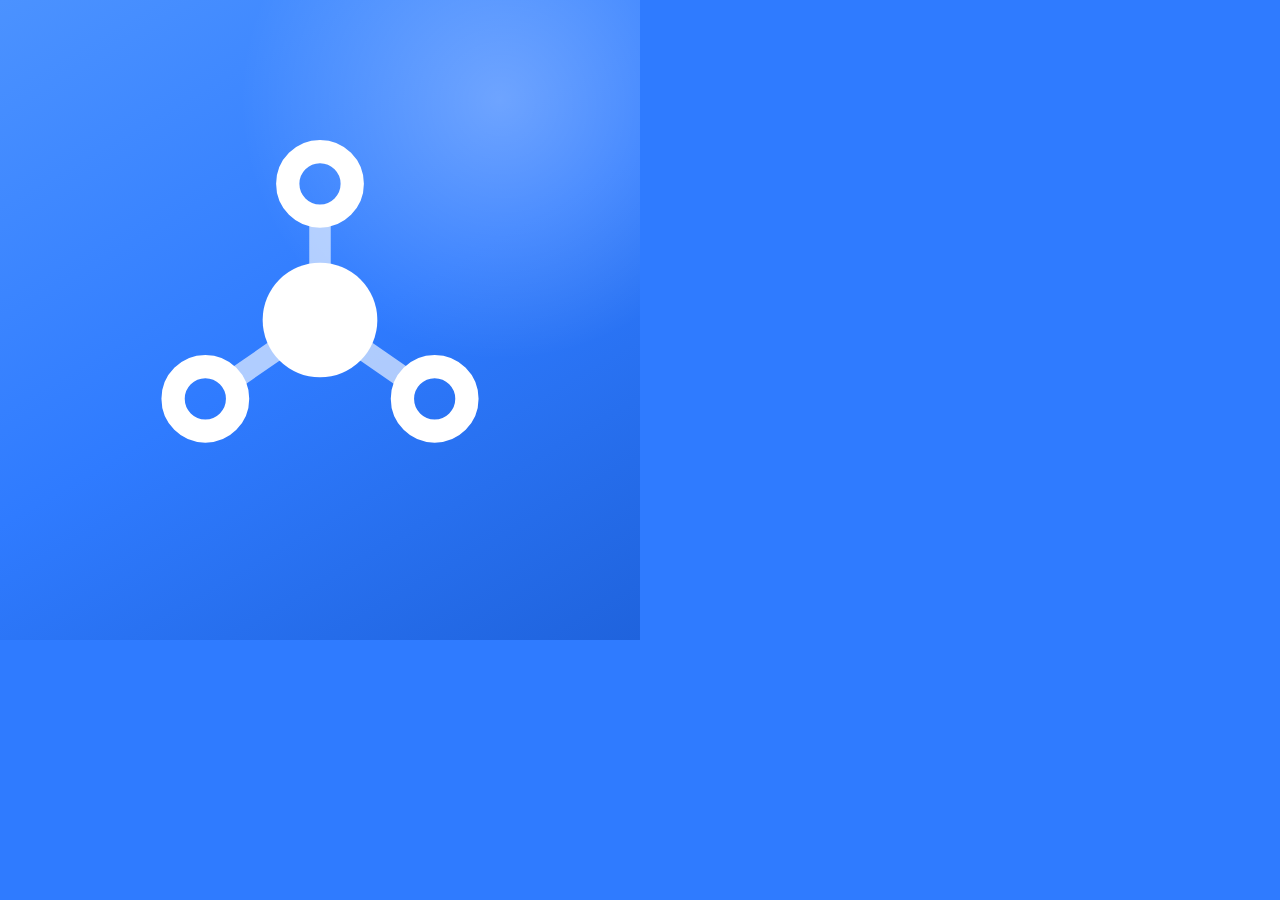
<file: brand/icon.html>
<!doctype html>
<html lang="ru">
<head>
<meta charset="utf-8">
<title>Сарафан · значок</title>
<style>
  html, body { margin: 0; width: 640px; height: 640px; }
  body { display: grid; place-items: center; background: #2f7bff; }
  .icon {
    width: 640px; height: 640px; display: grid; place-items: center; position: relative; overflow: hidden;
    background: linear-gradient(150deg, #4b92ff 0%, #2f7bff 52%, #1f63dd 100%);
  }
  .icon::before {
    content: ''; position: absolute; right: -130px; top: -170px; width: 540px; height: 540px; border-radius: 50%;
    background: radial-gradient(circle, rgba(255, 255, 255, .28), transparent 68%);
  }
  svg { position: relative; width: 430px; height: 430px; }
</style>
</head>
<body>
  <div class="icon">
    <!-- вы в центре, три знакомых вокруг: нить и узелки -->
    <svg viewBox="0 0 120 120" fill="none" stroke-linecap="round">
      <g stroke="#ffffff" stroke-opacity=".62" stroke-width="6">
        <path d="M60 45 L60 31"/>
        <path d="M47.6 68.5 L35.4 76.9"/>
        <path d="M72.4 68.5 L84.6 76.9"/>
      </g>
      <circle cx="60" cy="60" r="16" fill="#ffffff"/>
      <g fill="none" stroke="#ffffff" stroke-width="6.5">
        <circle cx="60" cy="22" r="9"/>
        <circle cx="28" cy="82" r="9"/>
        <circle cx="92" cy="82" r="9"/>
      </g>
    </svg>
  </div>
</body>
</html>
</file>
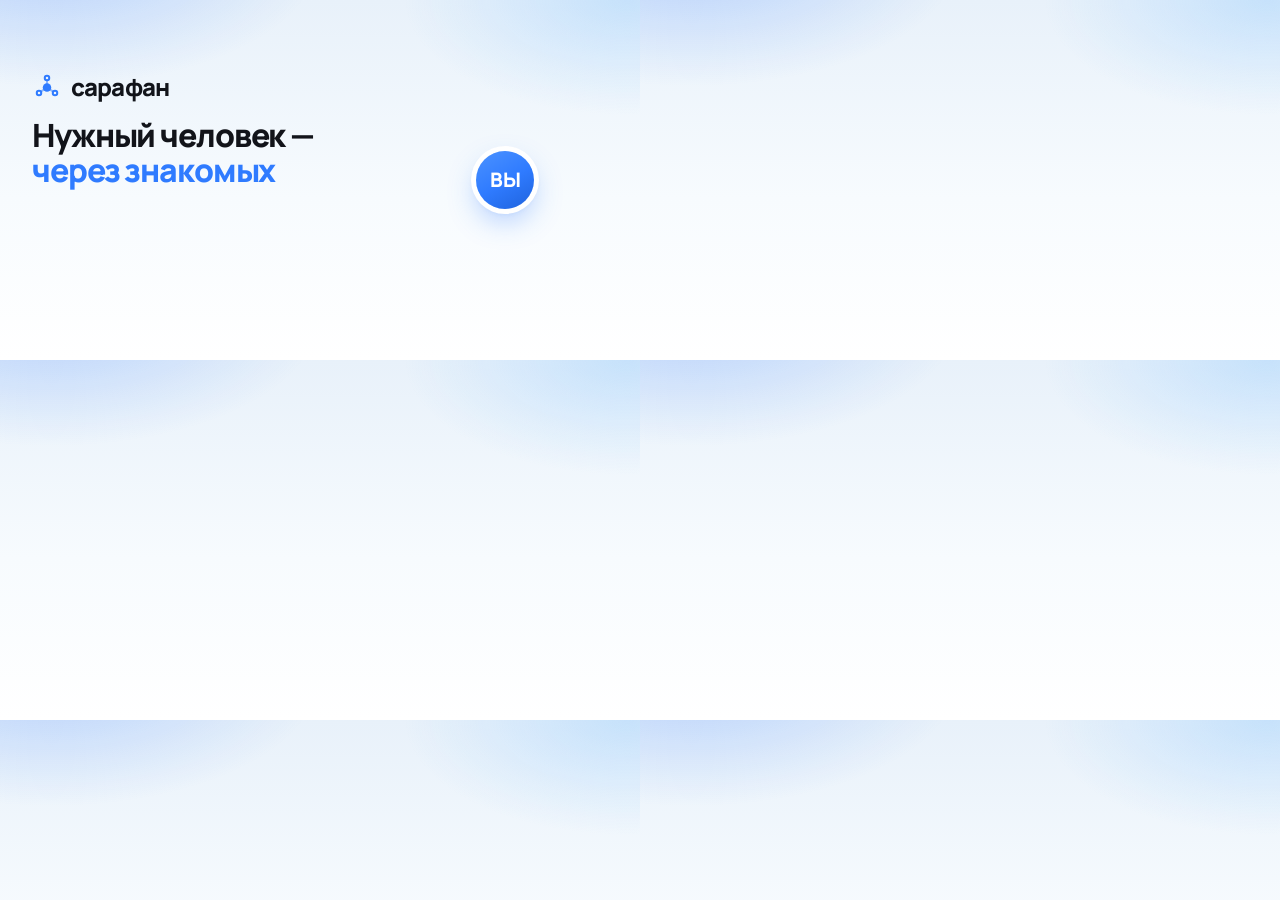
<file: brand/welcome-anim.html>
<!doctype html>
<html lang="ru">
<head>
<meta charset="utf-8">
<title>Сарафан · кадр ролика</title>
<link rel="preconnect" href="https://fonts.googleapis.com">
<link rel="preconnect" href="https://fonts.gstatic.com" crossorigin>
<link href="https://fonts.googleapis.com/css2?family=Manrope:wght@400;500;600;700;800&display=swap" rel="stylesheet">
<link rel="stylesheet" href="../css/tokens.css">
<style>
  html, body { margin: 0; width: 640px; height: 360px; overflow: hidden; }
  body {
    font-family: var(--t); color: var(--ink);
    background:
      radial-gradient(70% 60% at 8% -12%, rgba(47, 123, 255, .26), transparent 60%),
      radial-gradient(60% 55% at 98% 0%, rgba(120, 190, 255, .3), transparent 58%),
      linear-gradient(180deg, #e8f1fa 0%, #f7fbfe 55%, #ffffff 100%);
    position: relative;
  }
  .logo { display: flex; align-items: center; gap: 9px; font: 800 24px/1 var(--t); letter-spacing: -.035em; }
  .logo svg { width: 30px; height: 30px; }
  h1 { font: 800 32px/1.08 var(--t); letter-spacing: -.035em; margin: 16px 0 0; max-width: 350px; }
  h1 b { color: var(--blue); font-weight: 800; }
  p { font: 600 17px/1.3 var(--t); color: var(--ink-2); margin: 12px 0 0; max-width: 340px; min-height: 44px; }
  .chips { display: flex; gap: 7px; margin-top: 14px; }
  .chip { height: 30px; padding: 0 12px; border-radius: 999px; background: #fff; box-shadow: var(--sh-1);
          font: 700 14px/30px var(--t); color: var(--ink-2); opacity: 0; transition: none; }
  .chip.on { background: var(--grad-blue); color: #fff; box-shadow: var(--sh-blue); }

  .left { position: absolute; left: 32px; top: 50%; transform: translateY(-50%); width: 348px; }
  .orbit { position: absolute; right: 40px; top: 50%; transform: translateY(-50%); width: 190px; height: 190px; }
  .ring { position: absolute; left: 50%; top: 50%; transform: translate(-50%, -50%); border-radius: 50%; opacity: 0; }
  .r1 { width: 60%; height: 60%; border: 2px solid rgba(47, 123, 255, .32); box-shadow: 0 0 24px rgba(47, 123, 255, .16); }
  .r2 { width: 100%; height: 100%; border: 2px dashed var(--line); }
  .me { position: absolute; left: 50%; top: 50%; transform: translate(-50%, -50%); z-index: 3;
        width: 58px; height: 58px; border-radius: 50%; background: var(--grad-blue); color: #fff;
        display: grid; place-items: center; font: 800 20px/1 var(--t); box-shadow: 0 0 0 5px #fff, var(--sh-blue); }
  .spin { position: absolute; inset: 0; }
  .node { position: absolute; left: 50%; top: 50%; display: flex; flex-direction: column; align-items: center; gap: 4px;
          transform: rotate(var(--a)) translate(var(--r)) rotate(calc(-1 * var(--a))) translate(-50%, -50%);
          transform-origin: 0 0; opacity: 0; z-index: 4; }
  .face { width: 38px; height: 38px; border-radius: 50%; background: #fff; box-shadow: 0 0 0 3px var(--blue), var(--sh-1);
          display: grid; place-items: center; color: var(--blue); }
  .node.far .face { box-shadow: inset 0 0 0 2px var(--line), var(--sh-1); color: var(--ink-4); background: var(--mist); width: 32px; height: 32px; }
  .face svg { width: 22px; height: 22px; }
  .node i { font: 700 13px/1 var(--t); font-style: normal; color: var(--ink); background: #fff; padding: 4px 8px;
            border-radius: 999px; box-shadow: var(--sh-1); white-space: nowrap; }
  .node.far i { color: var(--ink-3); font-weight: 600; }
</style>
</head>
<body>
  <div class="left">
    <div class="logo">
      <svg viewBox="0 0 120 120" fill="none" stroke-linecap="round">
        <g stroke="var(--blue)" stroke-opacity=".5" stroke-width="8"><path d="M60 45 L60 31"/><path d="M47.6 68.5 L35.4 76.9"/><path d="M72.4 68.5 L84.6 76.9"/></g>
        <circle cx="60" cy="60" r="17" fill="var(--blue)"/>
        <g fill="none" stroke="var(--blue)" stroke-width="8"><circle cx="60" cy="22" r="9"/><circle cx="28" cy="82" r="9"/><circle cx="92" cy="82" r="9"/></g>
      </svg>
      сарафан
    </div>
    <h1 id="head">Нужный человек —<br><b>через знакомых</b></h1>
    <p id="sub">Видно, кто за него ручается</p>
    <div class="chips">
      <span class="chip on">Юрист</span><span class="chip">Врач</span><span class="chip">Репетитор</span>
    </div>
  </div>

  <div class="orbit">
    <div class="ring r1"></div><div class="ring r2"></div>
    <div class="me">ВЫ</div>
    <div class="spin" id="spin">
      <div class="node near" style="--a:-80deg;--r:64px"><div class="face"><svg viewBox="0 0 24 24" fill="none" stroke="currentColor" stroke-width="2"><circle cx="12" cy="8" r="4"/><path d="M4 21c0-4 3.6-6 8-6s8 2 8 6"/></svg></div><i>Иван</i></div>
      <div class="node near" style="--a:80deg;--r:64px"><div class="face"><svg viewBox="0 0 24 24" fill="none" stroke="currentColor" stroke-width="2"><circle cx="12" cy="8" r="4"/><path d="M4 21c0-4 3.6-6 8-6s8 2 8 6"/></svg></div><i>Мария</i></div>
      <div class="node far" style="--a:-155deg;--r:84px"><div class="face"><svg viewBox="0 0 24 24" fill="none" stroke="currentColor" stroke-width="2"><circle cx="12" cy="8" r="4"/><path d="M4 21c0-4 3.6-6 8-6s8 2 8 6"/></svg></div><i>Юрист</i></div>
      <div class="node far" style="--a:155deg;--r:84px"><div class="face"><svg viewBox="0 0 24 24" fill="none" stroke="currentColor" stroke-width="2"><circle cx="12" cy="8" r="4"/><path d="M4 21c0-4 3.6-6 8-6s8 2 8 6"/></svg></div><i>Врач</i></div>
    </div>
  </div>

<script>
// Один кадр ролика: ?f=<номер>&n=<всего>. Всё считается, ничего не анимируется само —
// так каждый кадр получается одинаковым при любой скорости отрисовки.
(function () {
  const q = new URLSearchParams(location.search);
  const n = +q.get('n') || 36;
  const f = (+q.get('f') || 0) % n;
  const t = f / n;                         // 0…1 по кругу
  const ease = (x) => 1 - Math.pow(1 - Math.min(Math.max(x, 0), 1), 3);

  // круги и нити проявляются в начале, дальше просто плывут
  const r1 = document.querySelector('.r1'), r2 = document.querySelector('.r2');
  r1.style.opacity = ease(t / 0.12);
  r2.style.opacity = ease((t - 0.22) / 0.14);

  document.querySelectorAll('.node').forEach((el) => {
    el.style.setProperty('--a', (parseFloat(el.style.getPropertyValue('--a')) - t * 180) + 'deg');
  });

  // ближний круг — на второй восьмой, дальний — на четвёртой
  const near = [...document.querySelectorAll('.node.near')];
  near.forEach((el, i) => { el.style.opacity = ease((t - 0.10 - i * 0.05) / 0.12); });
  const far = [...document.querySelectorAll('.node.far')];
  far.forEach((el, i) => { el.style.opacity = ease((t - 0.30 - i * 0.05) / 0.14) * 0.96; });

  // подписи слева появляются следом
  document.querySelectorAll('.chip').forEach((el, i) => { el.style.opacity = ease((t - 0.45 - i * 0.05) / 0.12); });
  document.getElementById('sub').style.opacity = ease((t - 0.38) / 0.14);
})();
</script>
</body>
</html>
</file>
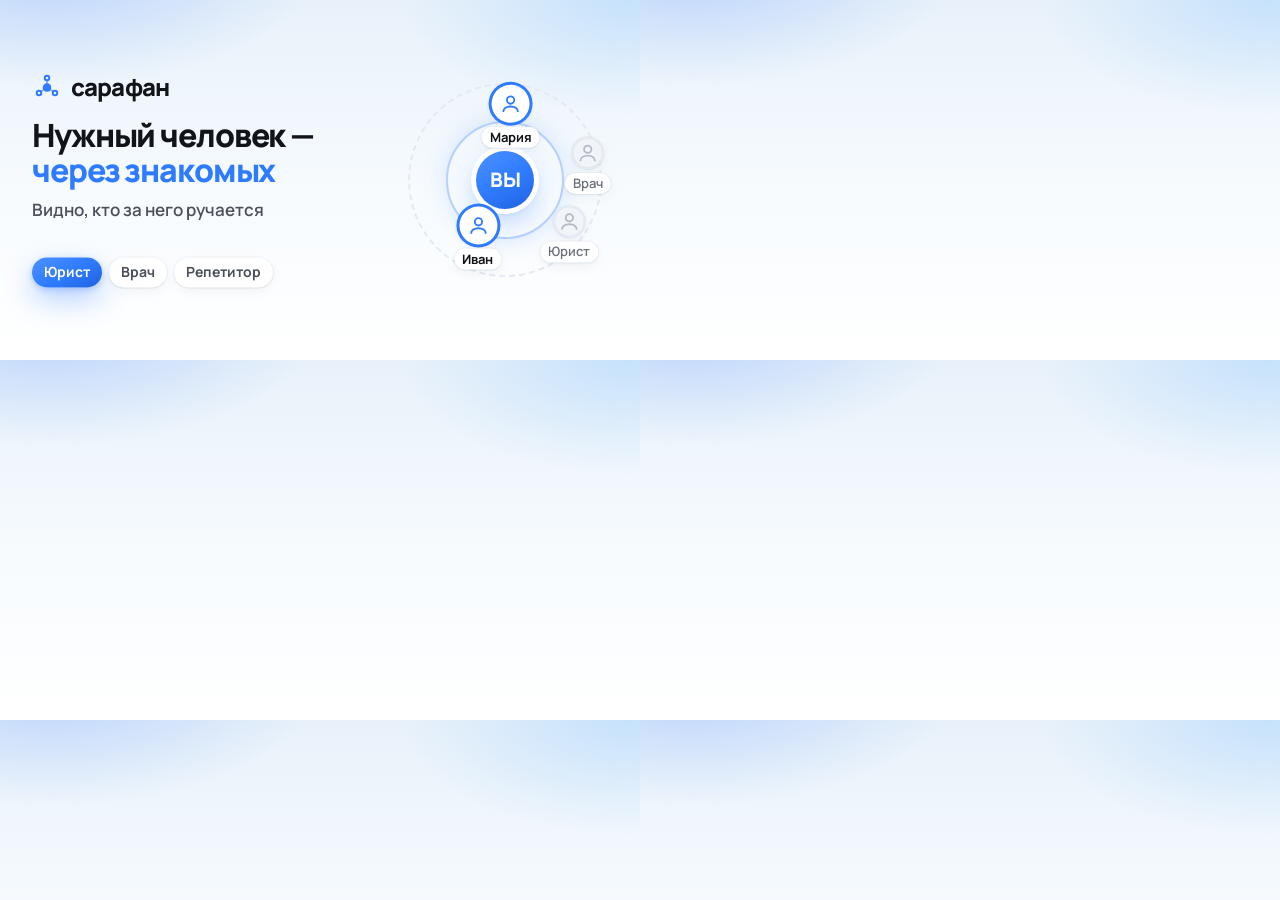
<file: brand/welcome-small.html>
<!doctype html>
<html lang="ru">
<head>
<meta charset="utf-8">
<title>Сарафан · кадр ролика</title>
<link rel="preconnect" href="https://fonts.googleapis.com">
<link rel="preconnect" href="https://fonts.gstatic.com" crossorigin>
<link href="https://fonts.googleapis.com/css2?family=Manrope:wght@400;500;600;700;800&display=swap" rel="stylesheet">
<link rel="stylesheet" href="../css/tokens.css">
<style>
  html, body { margin: 0; width: 640px; height: 360px; overflow: hidden; }
  body {
    font-family: var(--t); color: var(--ink);
    background:
      radial-gradient(70% 60% at 8% -12%, rgba(47, 123, 255, .26), transparent 60%),
      radial-gradient(60% 55% at 98% 0%, rgba(120, 190, 255, .3), transparent 58%),
      linear-gradient(180deg, #e8f1fa 0%, #f7fbfe 55%, #ffffff 100%);
    position: relative;
  }
  .logo { display: flex; align-items: center; gap: 9px; font: 800 24px/1 var(--t); letter-spacing: -.035em; }
  .logo svg { width: 30px; height: 30px; }
  h1 { font: 800 32px/1.08 var(--t); letter-spacing: -.035em; margin: 16px 0 0; max-width: 350px; }
  h1 b { color: var(--blue); font-weight: 800; }
  p { font: 600 17px/1.3 var(--t); color: var(--ink-2); margin: 12px 0 0; max-width: 340px; min-height: 44px; }
  .chips { display: flex; gap: 7px; margin-top: 14px; }
  .chip { height: 30px; padding: 0 12px; border-radius: 999px; background: #fff; box-shadow: var(--sh-1);
          font: 700 14px/30px var(--t); color: var(--ink-2); opacity: 0; transition: none; }
  .chip.on { background: var(--grad-blue); color: #fff; box-shadow: var(--sh-blue); }

  .left { position: absolute; left: 32px; top: 50%; transform: translateY(-50%); width: 348px; }
  .orbit { position: absolute; right: 40px; top: 50%; transform: translateY(-50%); width: 190px; height: 190px; }
  .ring { position: absolute; left: 50%; top: 50%; transform: translate(-50%, -50%); border-radius: 50%; opacity: 0; }
  .r1 { width: 60%; height: 60%; border: 2px solid rgba(47, 123, 255, .32); box-shadow: 0 0 24px rgba(47, 123, 255, .16); }
  .r2 { width: 100%; height: 100%; border: 2px dashed var(--line); }
  .me { position: absolute; left: 50%; top: 50%; transform: translate(-50%, -50%); z-index: 3;
        width: 58px; height: 58px; border-radius: 50%; background: var(--grad-blue); color: #fff;
        display: grid; place-items: center; font: 800 20px/1 var(--t); box-shadow: 0 0 0 5px #fff, var(--sh-blue); }
  .spin { position: absolute; inset: 0; }
  .node { position: absolute; left: 50%; top: 50%; display: flex; flex-direction: column; align-items: center; gap: 4px;
          transform: rotate(var(--a)) translate(var(--r)) rotate(calc(-1 * var(--a))) translate(-50%, -50%);
          transform-origin: 0 0; opacity: 0; z-index: 4; }
  .face { width: 38px; height: 38px; border-radius: 50%; background: #fff; box-shadow: 0 0 0 3px var(--blue), var(--sh-1);
          display: grid; place-items: center; color: var(--blue); }
  .node.far .face { box-shadow: inset 0 0 0 2px var(--line), var(--sh-1); color: var(--ink-4); background: var(--mist); width: 32px; height: 32px; }
  .face svg { width: 22px; height: 22px; }
  .node i { font: 700 13px/1 var(--t); font-style: normal; color: var(--ink); background: #fff; padding: 4px 8px;
            border-radius: 999px; box-shadow: var(--sh-1); white-space: nowrap; }
  .node.far i { color: var(--ink-3); font-weight: 600; }
</style>
</head>
<body>
  <div class="left">
    <div class="logo">
      <svg viewBox="0 0 120 120" fill="none" stroke-linecap="round">
        <g stroke="var(--blue)" stroke-opacity=".5" stroke-width="8"><path d="M60 45 L60 31"/><path d="M47.6 68.5 L35.4 76.9"/><path d="M72.4 68.5 L84.6 76.9"/></g>
        <circle cx="60" cy="60" r="17" fill="var(--blue)"/>
        <g fill="none" stroke="var(--blue)" stroke-width="8"><circle cx="60" cy="22" r="9"/><circle cx="28" cy="82" r="9"/><circle cx="92" cy="82" r="9"/></g>
      </svg>
      сарафан
    </div>
    <h1 id="head">Нужный человек —<br><b>через знакомых</b></h1>
    <p id="sub">Видно, кто за него ручается</p>
    <div class="chips">
      <span class="chip on">Юрист</span><span class="chip">Врач</span><span class="chip">Репетитор</span>
    </div>
  </div>

  <div class="orbit">
    <div class="ring r1"></div><div class="ring r2"></div>
    <div class="me">ВЫ</div>
    <div class="spin" id="spin">
      <div class="node near" style="--a:-80deg;--r:64px"><div class="face"><svg viewBox="0 0 24 24" fill="none" stroke="currentColor" stroke-width="2"><circle cx="12" cy="8" r="4"/><path d="M4 21c0-4 3.6-6 8-6s8 2 8 6"/></svg></div><i>Иван</i></div>
      <div class="node near" style="--a:80deg;--r:64px"><div class="face"><svg viewBox="0 0 24 24" fill="none" stroke="currentColor" stroke-width="2"><circle cx="12" cy="8" r="4"/><path d="M4 21c0-4 3.6-6 8-6s8 2 8 6"/></svg></div><i>Мария</i></div>
      <div class="node far" style="--a:-155deg;--r:84px"><div class="face"><svg viewBox="0 0 24 24" fill="none" stroke="currentColor" stroke-width="2"><circle cx="12" cy="8" r="4"/><path d="M4 21c0-4 3.6-6 8-6s8 2 8 6"/></svg></div><i>Юрист</i></div>
      <div class="node far" style="--a:155deg;--r:84px"><div class="face"><svg viewBox="0 0 24 24" fill="none" stroke="currentColor" stroke-width="2"><circle cx="12" cy="8" r="4"/><path d="M4 21c0-4 3.6-6 8-6s8 2 8 6"/></svg></div><i>Врач</i></div>
    </div>
  </div>

<script>
// Один кадр ролика: ?f=<номер>&n=<всего>. Всё считается, ничего не анимируется само —
// так каждый кадр получается одинаковым при любой скорости отрисовки.
(function () {
  const q = new URLSearchParams(location.search);
  const n = +q.get('n') || 36;
  const f = q.has('f') ? (+q.get('f')) % n : Math.round(n * 0.92);
  const t = f / n;                         // 0…1 по кругу
  const ease = (x) => 1 - Math.pow(1 - Math.min(Math.max(x, 0), 1), 3);

  // круги и нити проявляются в начале, дальше просто плывут
  const r1 = document.querySelector('.r1'), r2 = document.querySelector('.r2');
  r1.style.opacity = ease(t / 0.12);
  r2.style.opacity = ease((t - 0.22) / 0.14);

  document.querySelectorAll('.node').forEach((el) => {
    el.style.setProperty('--a', (parseFloat(el.style.getPropertyValue('--a')) - t * 180) + 'deg');
  });

  // ближний круг — на второй восьмой, дальний — на четвёртой
  const near = [...document.querySelectorAll('.node.near')];
  near.forEach((el, i) => { el.style.opacity = ease((t - 0.10 - i * 0.05) / 0.12); });
  const far = [...document.querySelectorAll('.node.far')];
  far.forEach((el, i) => { el.style.opacity = ease((t - 0.30 - i * 0.05) / 0.14) * 0.96; });

  // подписи слева появляются следом
  document.querySelectorAll('.chip').forEach((el, i) => { el.style.opacity = ease((t - 0.45 - i * 0.05) / 0.12); });
  document.getElementById('sub').style.opacity = ease((t - 0.38) / 0.14);
})();
</script>
</body>
</html>
</file>
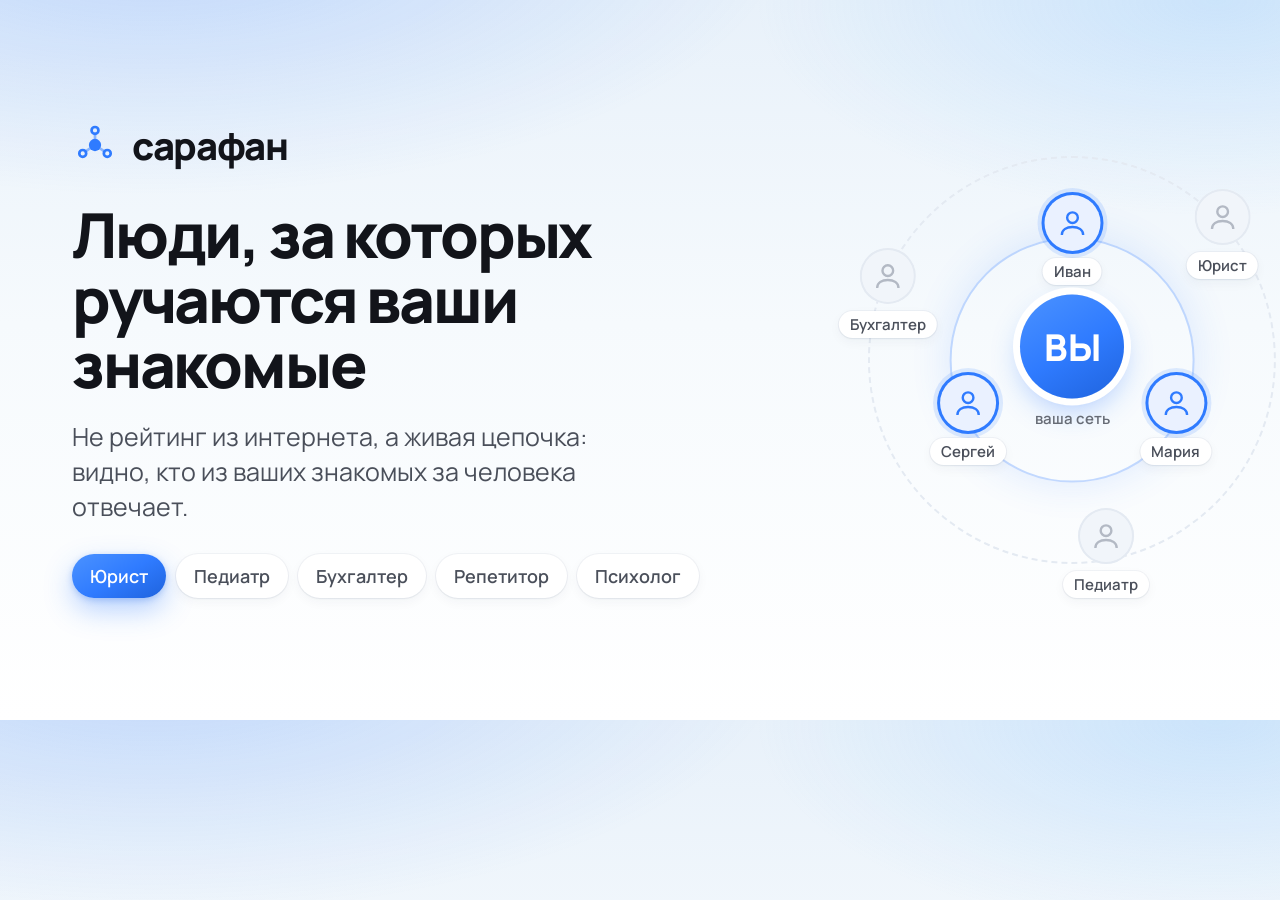
<file: brand/welcome.html>
<!doctype html>
<html lang="ru">
<head>
<meta charset="utf-8">
<title>Сарафан · приветствие</title>
<link rel="preconnect" href="https://fonts.googleapis.com">
<link rel="preconnect" href="https://fonts.gstatic.com" crossorigin>
<link href="https://fonts.googleapis.com/css2?family=Manrope:wght@400;500;600;700;800&display=swap" rel="stylesheet">
<link rel="stylesheet" href="../css/tokens.css">
<style>
  html, body { margin: 0; width: 1280px; height: 720px; overflow: hidden; }
  body {
    font-family: var(--t); color: var(--ink);
    background:
      radial-gradient(80% 60% at 12% -10%, rgba(47, 123, 255, .22), transparent 62%),
      radial-gradient(60% 50% at 95% 0%, rgba(120, 190, 255, .26), transparent 60%),
      linear-gradient(180deg, #e8f1fa 0%, #f6fafd 45%, #ffffff 100%);
    display: grid; grid-template-columns: 1fr 560px; align-items: center; gap: 24px; padding: 0 64px 0 72px;
  }
  .logo { display: flex; align-items: center; gap: 14px; font: 800 38px/1 var(--t); letter-spacing: -.035em; }
  .logo svg { width: 46px; height: 46px; }
  h1 { font: 800 62px/1.05 var(--t); letter-spacing: -.035em; margin: 34px 0 0; max-width: 620px; }
  p { font-size: 25px; line-height: 1.4; color: var(--ink-2); margin: 22px 0 0; max-width: 580px; }
  .chips { display: flex; flex-wrap: wrap; gap: 10px; margin-top: 30px; }
  .chip { height: 44px; padding: 0 18px; border-radius: 999px; background: #fff; box-shadow: var(--sh-1);
          font: 600 18px/44px var(--t); color: var(--ink-2); }
  .chip.on { background: var(--grad-blue); color: #fff; box-shadow: var(--sh-blue); }

  /* круги знакомых */
  .orbit { position: relative; width: 430px; height: 430px; margin: 0 auto; }
  .ring { position: absolute; left: 50%; top: 50%; transform: translate(-50%, -50%); border-radius: 50%; }
  .r1 { width: 56%; height: 56%; border: 2px solid rgba(47, 123, 255, .28); box-shadow: 0 0 40px rgba(47, 123, 255, .14); }
  .r2 { width: 94%; height: 94%; border: 2px dashed var(--line); }
  .core { position: absolute; left: 50%; top: 50%; transform: translate(-50%, -50%); z-index: 2; text-align: center; }
  .core .me { width: 104px; height: 104px; border-radius: 50%; background: var(--grad-blue); color: #fff;
              display: grid; place-items: center; font: 800 37px/1 var(--t); box-shadow: 0 0 0 7px #fff, var(--sh-blue); }
  .core span { display: block; margin-top: 12px; font: 600 15px/1 var(--t); color: var(--ink-3); }
  .node { position: absolute; left: 50%; top: 50%; display: flex; flex-direction: column; align-items: center; gap: 7px;
          transform: rotate(var(--a)) translate(var(--r)) rotate(calc(-1 * var(--a))) translate(-50%, -50%); transform-origin: 0 0; }
  .face { width: 56px; height: 56px; border-radius: 50%; background: var(--mist); box-shadow: inset 0 0 0 2px var(--line);
          display: grid; place-items: center; color: var(--ink-4); }
  .face svg { width: 32px; height: 32px; }
  .node.near .face { box-shadow: 0 0 0 3px var(--blue), 0 0 0 7px rgba(47, 123, 255, .14); background: #eaf1ff; color: var(--blue); }
  .node i { font: 600 15px/1 var(--t); font-style: normal; color: var(--ink-2); background: #fff; padding: 6px 11px;
            border-radius: 999px; box-shadow: var(--sh-1); white-space: nowrap; }
</style>
</head>
<body>
  <div>
    <div class="logo">
      <svg viewBox="0 0 120 120" fill="none" stroke-linecap="round">
        <g stroke="var(--blue)" stroke-opacity=".5" stroke-width="7"><path d="M60 45 L60 31"/><path d="M47.6 68.5 L35.4 76.9"/><path d="M72.4 68.5 L84.6 76.9"/></g>
        <circle cx="60" cy="60" r="16" fill="var(--blue)"/>
        <g fill="none" stroke="var(--blue)" stroke-width="7"><circle cx="60" cy="22" r="9"/><circle cx="28" cy="82" r="9"/><circle cx="92" cy="82" r="9"/></g>
      </svg>
      сарафан
    </div>
    <h1>Люди, за которых ручаются ваши знакомые</h1>
    <p>Не рейтинг из интернета, а живая цепочка: видно, кто из ваших знакомых за человека отвечает.</p>
    <div class="chips">
      <span class="chip on">Юрист</span><span class="chip">Педиатр</span><span class="chip">Бухгалтер</span>
      <span class="chip">Репетитор</span><span class="chip">Психолог</span>
    </div>
  </div>

  <div class="orbit">
    <div class="ring r1"></div><div class="ring r2"></div>
    <div class="core"><div class="me">ВЫ</div><span>ваша сеть</span></div>
    <div class="node near" style="--a:-90deg;--r:120px"><div class="face"><svg viewBox="0 0 24 24" fill="none" stroke="currentColor" stroke-width="1.8"><circle cx="12" cy="8" r="4"/><path d="M4 21c0-4 3.6-6 8-6s8 2 8 6"/></svg></div><i>Иван</i></div>
    <div class="node near" style="--a:30deg;--r:120px"><div class="face"><svg viewBox="0 0 24 24" fill="none" stroke="currentColor" stroke-width="1.8"><circle cx="12" cy="8" r="4"/><path d="M4 21c0-4 3.6-6 8-6s8 2 8 6"/></svg></div><i>Мария</i></div>
    <div class="node near" style="--a:150deg;--r:120px"><div class="face"><svg viewBox="0 0 24 24" fill="none" stroke="currentColor" stroke-width="1.8"><circle cx="12" cy="8" r="4"/><path d="M4 21c0-4 3.6-6 8-6s8 2 8 6"/></svg></div><i>Сергей</i></div>
    <div class="node" style="--a:-40deg;--r:196px"><div class="face"><svg viewBox="0 0 24 24" fill="none" stroke="currentColor" stroke-width="1.8"><circle cx="12" cy="8" r="4"/><path d="M4 21c0-4 3.6-6 8-6s8 2 8 6"/></svg></div><i>Юрист</i></div>
    <div class="node" style="--a:80deg;--r:196px"><div class="face"><svg viewBox="0 0 24 24" fill="none" stroke="currentColor" stroke-width="1.8"><circle cx="12" cy="8" r="4"/><path d="M4 21c0-4 3.6-6 8-6s8 2 8 6"/></svg></div><i>Педиатр</i></div>
    <div class="node" style="--a:200deg;--r:196px"><div class="face"><svg viewBox="0 0 24 24" fill="none" stroke="currentColor" stroke-width="1.8"><circle cx="12" cy="8" r="4"/><path d="M4 21c0-4 3.6-6 8-6s8 2 8 6"/></svg></div><i>Бухгалтер</i></div>
  </div>
</body>
</html>
</file>
<file: css/app.css>
﻿/* Сарафан — дизайн-система по слоям.
   Порядок важен: каждый следующий слой опирается на предыдущий.
   1 Основа (значения + сброс) → 2 Атомы → 3 Молекулы → 4 Организмы → 5 Шаблоны */
@import url('tokens.css?v=202610170127');
@import url('atoms.css?v=202610170127');
@import url('molecules.css?v=202610170127');
@import url('organisms.css?v=202610170127');
@import url('templates.css?v=202610170127');
@import url('tour.css?v=202610170127');
@import url('desktop.css?v=202610170127');

/* ——— СЛОЙ 1. ОСНОВА: сброс и холст ——— */
* { box-sizing: border-box; -webkit-tap-highlight-color: transparent; }
html, body { margin: 0; }
/* Страница никогда не шире экрана: вращающиеся кольца знакомых на «Моей сети» при повороте
   вылезали за край, страница уезжала вбок — и нижнее меню вместе с ней (правка 23.09) */
/* «clip», а не «hidden»: hidden у body превращал страницу в отдельную прокручиваемую рамку —
   колёсико упиралось в неё и дальше не шло, страница не листалась (правка 23.09, вечер) */
html, body { overflow-x: clip; }
/* Край страницы не пружинит и не растягивается: на Android страница тянулась, на iPhone отскакивала */
html { overscroll-behavior: none; }
body {
  background: var(--sky-2);
  color: var(--ink);
  font: 400 var(--fs-md)/1.5 var(--t);
  -webkit-font-smoothing: antialiased;
  min-height: 100vh;
}
body::before {
  content: ''; position: fixed; inset: 0; z-index: -1; pointer-events: none;
  background: var(--grad-canvas);
}
button, input, textarea { font: inherit; color: inherit; }
button { cursor: pointer; border: 0; background: none; padding: 0; }
a { color: inherit; text-decoration: none; }
[hidden] { display: none !important; }
::selection { background: var(--blue-soft); }
/* Полоса прокрутки — своя, а не системная: тонкая полупрозрачная полоска без дорожки и стрелок.
   На телефоне её и так почти не видно, на компьютере она не должна торчать серым столбом. */
* { scrollbar-width: thin; scrollbar-color: rgba(30, 50, 90, .18) transparent; }
::-webkit-scrollbar { width: 8px; height: 8px; }
::-webkit-scrollbar-track, ::-webkit-scrollbar-corner { background: transparent; }
::-webkit-scrollbar-button { display: none; width: 0; height: 0; }
::-webkit-scrollbar-thumb { background: rgba(30, 50, 90, .18); border-radius: 8px; border: 2px solid transparent; background-clip: padding-box; }
::-webkit-scrollbar-thumb:hover { background-color: rgba(30, 50, 90, .32); }
:focus-visible { outline: 2px solid var(--blue); outline-offset: 2px; border-radius: var(--r-xs); }
</file>
<file: css/tokens.css>
/* Сарафан · основа дизайн-системы
   Светлый воздух, почти чёрный заголовок, серые плашки, один синий акцент.
   Цепочка доверия — вертикальная лента с кружками-узелками. */
:root {
  /* — Поверхности — */
  --paper: #ffffff;      /* карточка */
  --sky-1: #e8f1fa;      /* холст сверху */
  --sky-2: #f6fafd;      /* холст снизу */
  --mist: #f1f5fa;       /* вложенная плашка */
  --mist-2: #e6edf5;     /* наведение */
  --line: #e4eaf2;       /* волосяная линия */

  /* — Текст: четыре ступени — */
  --ink: #12141a;        /* заголовок, главное */
  --ink-2: #4a4f5a;      /* основной текст */
  --ink-3: #666b75;      /* служебное; самый светлый цвет для текста — не меньше 4,5:1 на всех плашках (правка 30.09) */
  --ink-4: #b3b9c4;      /* приглушённое: только значки-украшения и рамки, не текст — 2:1 не читается */

  /* — Акцент: синий. Действие, ваш круг, лента — */
  --blue: #2f7bff;
  --blue-deep: #1f63dd;
  --blue-ink: #ffffff;
  --blue-soft: #eaf1ff;
  --blue-text: #2662cc;  /* синий для текста и значков: --blue как текст на белом даёт 3,9:1 */

  /* — По смыслу — */
  --good: #117e54;       /* подтверждено */
  --good-soft: #e6f6ee;
  --warn: #e8683c;       /* подозрение в накрутке */
  --warn-soft: #fdeee8;

  /* — Вторые акценты: у каждого одно значение (правка 26.09 — раньше жили цифрами прямо в коде) — */
  --card-2: var(--mist);     /* плашка внутри карточки */
  --bg: var(--sky-2);        /* фон под плавающими элементами */
  --bad: var(--warn);        /* ошибка */
  --warn-ink: #b3502e;       /* текст предупреждения: --warn как текст даёт 3,2:1 */
  --company: #6b4fd0;        /* фирма: значок, рамка */
  --company-2: #7c5cff;      /* фирма: яркий */
  --company-soft: #f1ecff;   /* фирма: подложка */
  --gold: #e8a528;           /* основатель: кольцо */
  --gold-ink: #a56900;       /* основатель: подпись */

  /* — Градиенты: мягкие переходы, ничего резкого — */
  --grad-canvas:
    radial-gradient(120% 58% at 10% -10%, rgba(47, 123, 255, .16), transparent 62%),
    radial-gradient(90% 44% at 98% 2%, rgba(120, 190, 255, .2), transparent 60%),
    linear-gradient(180deg, var(--sky-1) 0%, var(--sky-2) 42%, #fff 88%);
  --grad-card: linear-gradient(170deg, #ffffff 0%, #fbfdff 58%, #f6faff 100%);
  --grad-blue: linear-gradient(150deg, #4b92ff 0%, #2f7bff 52%, #1f63dd 100%);
  --grad-ink: linear-gradient(160deg, #2b303b 0%, #12141a 72%);

  /* — Тени: тонкая обводка плюс мягкая глубина — */
  --sh-1: 0 0 0 1px rgba(23, 43, 77, .04), 0 1px 2px rgba(23, 43, 77, .05), 0 4px 12px rgba(23, 43, 77, .045);
  --sh-2: 0 0 0 1px rgba(23, 43, 77, .05), 0 4px 10px rgba(23, 43, 77, .06), 0 14px 32px rgba(23, 43, 77, .1);
  --sh-3: 0 0 0 1px rgba(23, 43, 77, .05), 0 10px 24px rgba(23, 43, 77, .1), 0 24px 60px rgba(23, 43, 77, .14);
  --sh-blue: 0 2px 6px rgba(31, 99, 221, .26), 0 12px 28px rgba(47, 123, 255, .34);
  --sh-blue-lg: 0 4px 10px rgba(31, 99, 221, .3), 0 18px 44px rgba(47, 123, 255, .42);

  /* — Подсветки — */
  --glow-blue: 0 0 0 4px rgba(47, 123, 255, .12);

  /* — Шрифт — */
  --t: 'Manrope', system-ui, -apple-system, 'Segoe UI', sans-serif;

  /* — Кегль: шаг 1,25 от 15 px — */
  --fs-xxs: 12px;       /* нижний предел для текста: мельче 12 не пишем (правка 30.09) */
  --fs-xs: 13px;
  --fs-sm: 14px;
  --fs-md: 15px;
  --fs-lg: 17px;
  --fs-xl: 21px;
  --fs-2xl: 26px;
  --fs-3xl: 32px;

  /* — Ритм: шаг 4 px — */
  --s-1: 4px;
  --s-2: 8px;
  --s-3: 12px;
  --s-4: 16px;
  --s-5: 20px;
  --s-6: 24px;
  --s-8: 32px;
  --s-10: 40px;

  /* — Скругления — */
  --r-xs: 8px;
  --r-sm: 12px;
  --r-md: 16px;
  --r-lg: 20px;
  --r-xl: 28px;

  /* — Движение — */
  --ease: cubic-bezier(.23, 1, .32, 1);
  --fast: 140ms;
  --base: 200ms;

  --nav-h: 76px;
}
</file>
